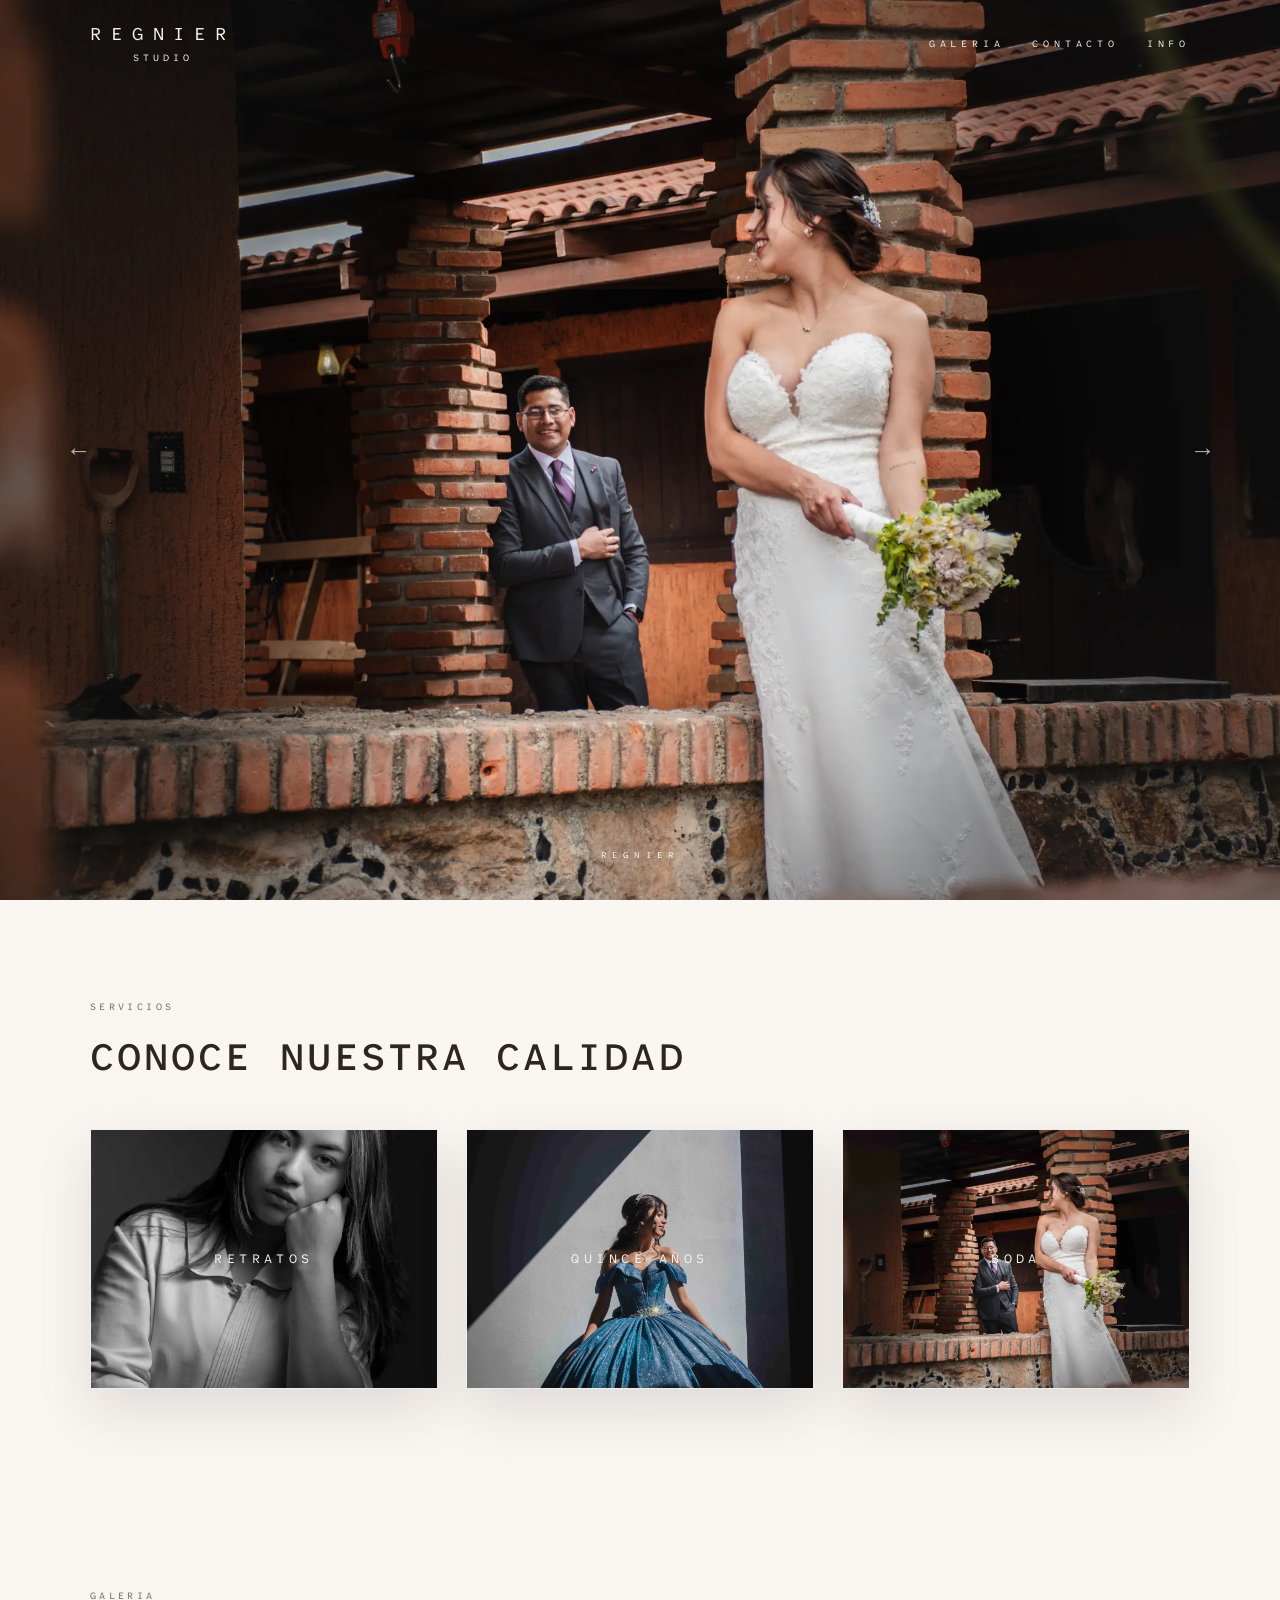
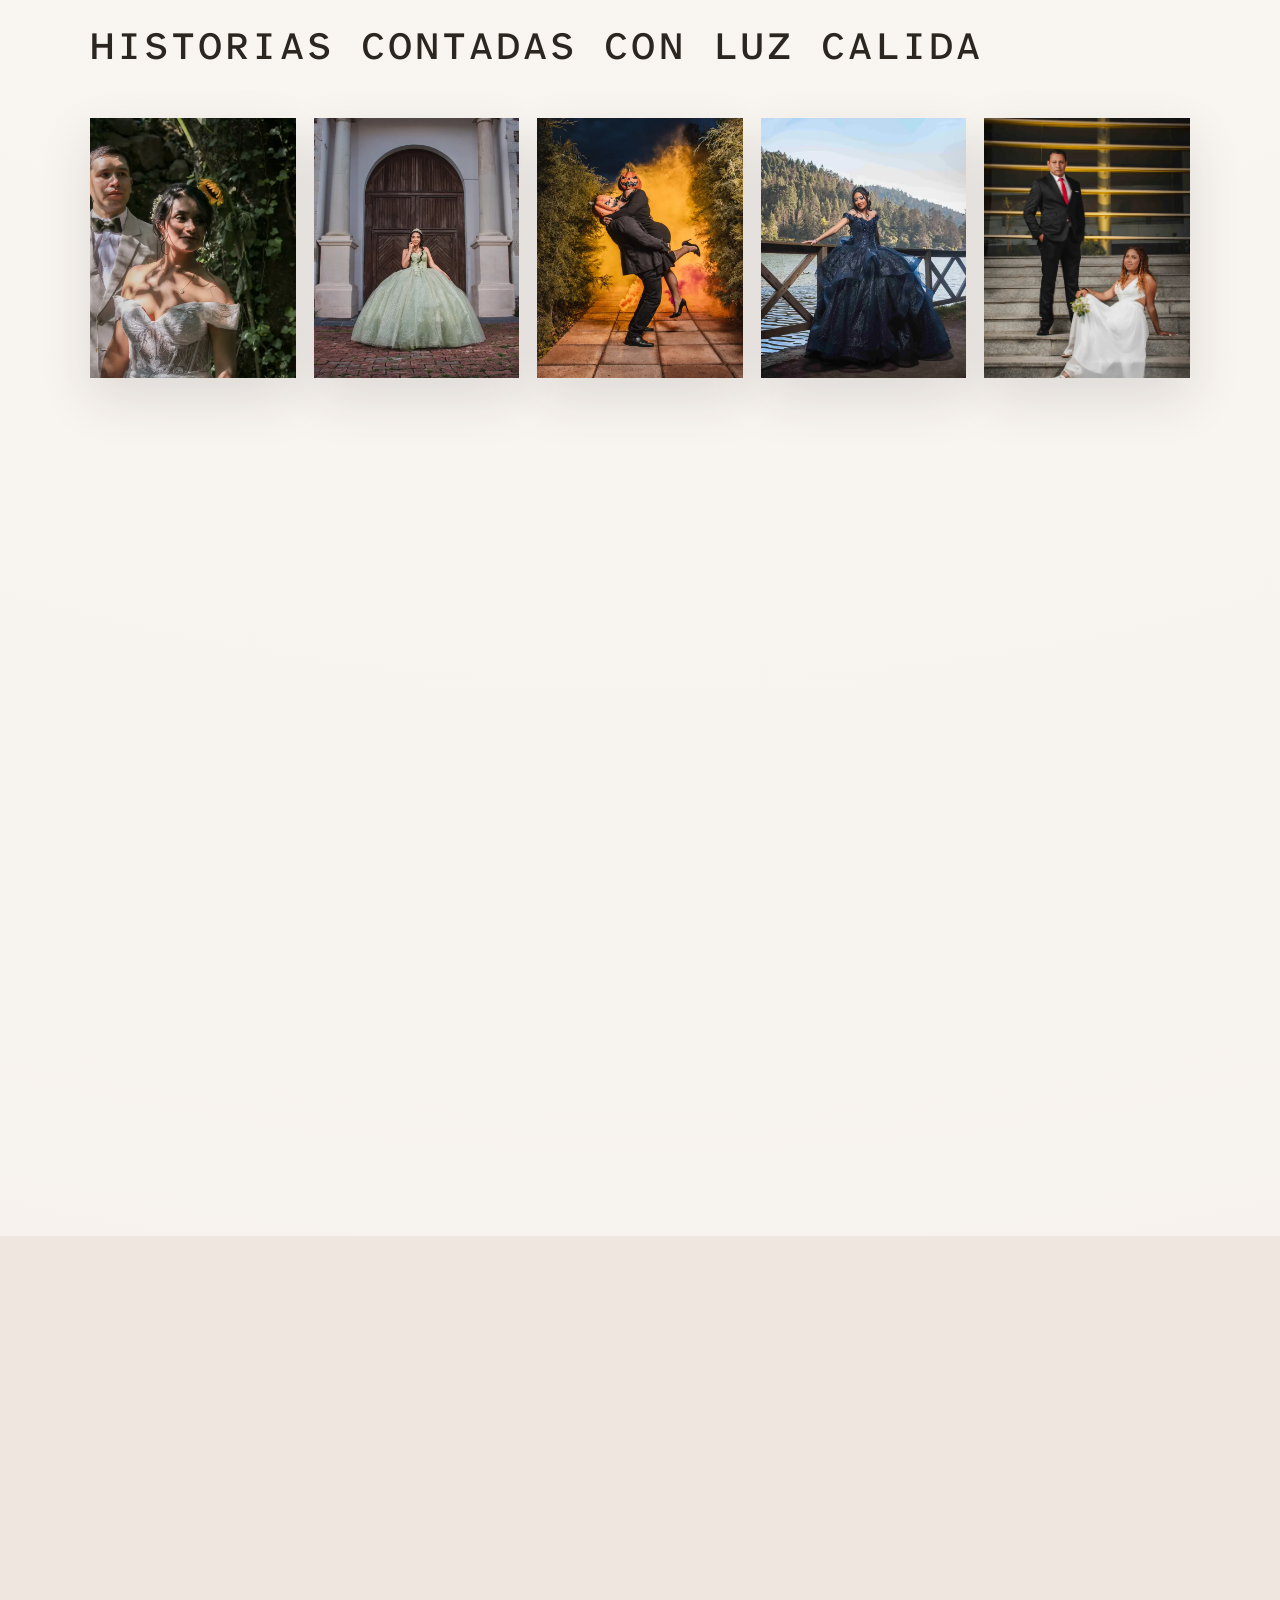
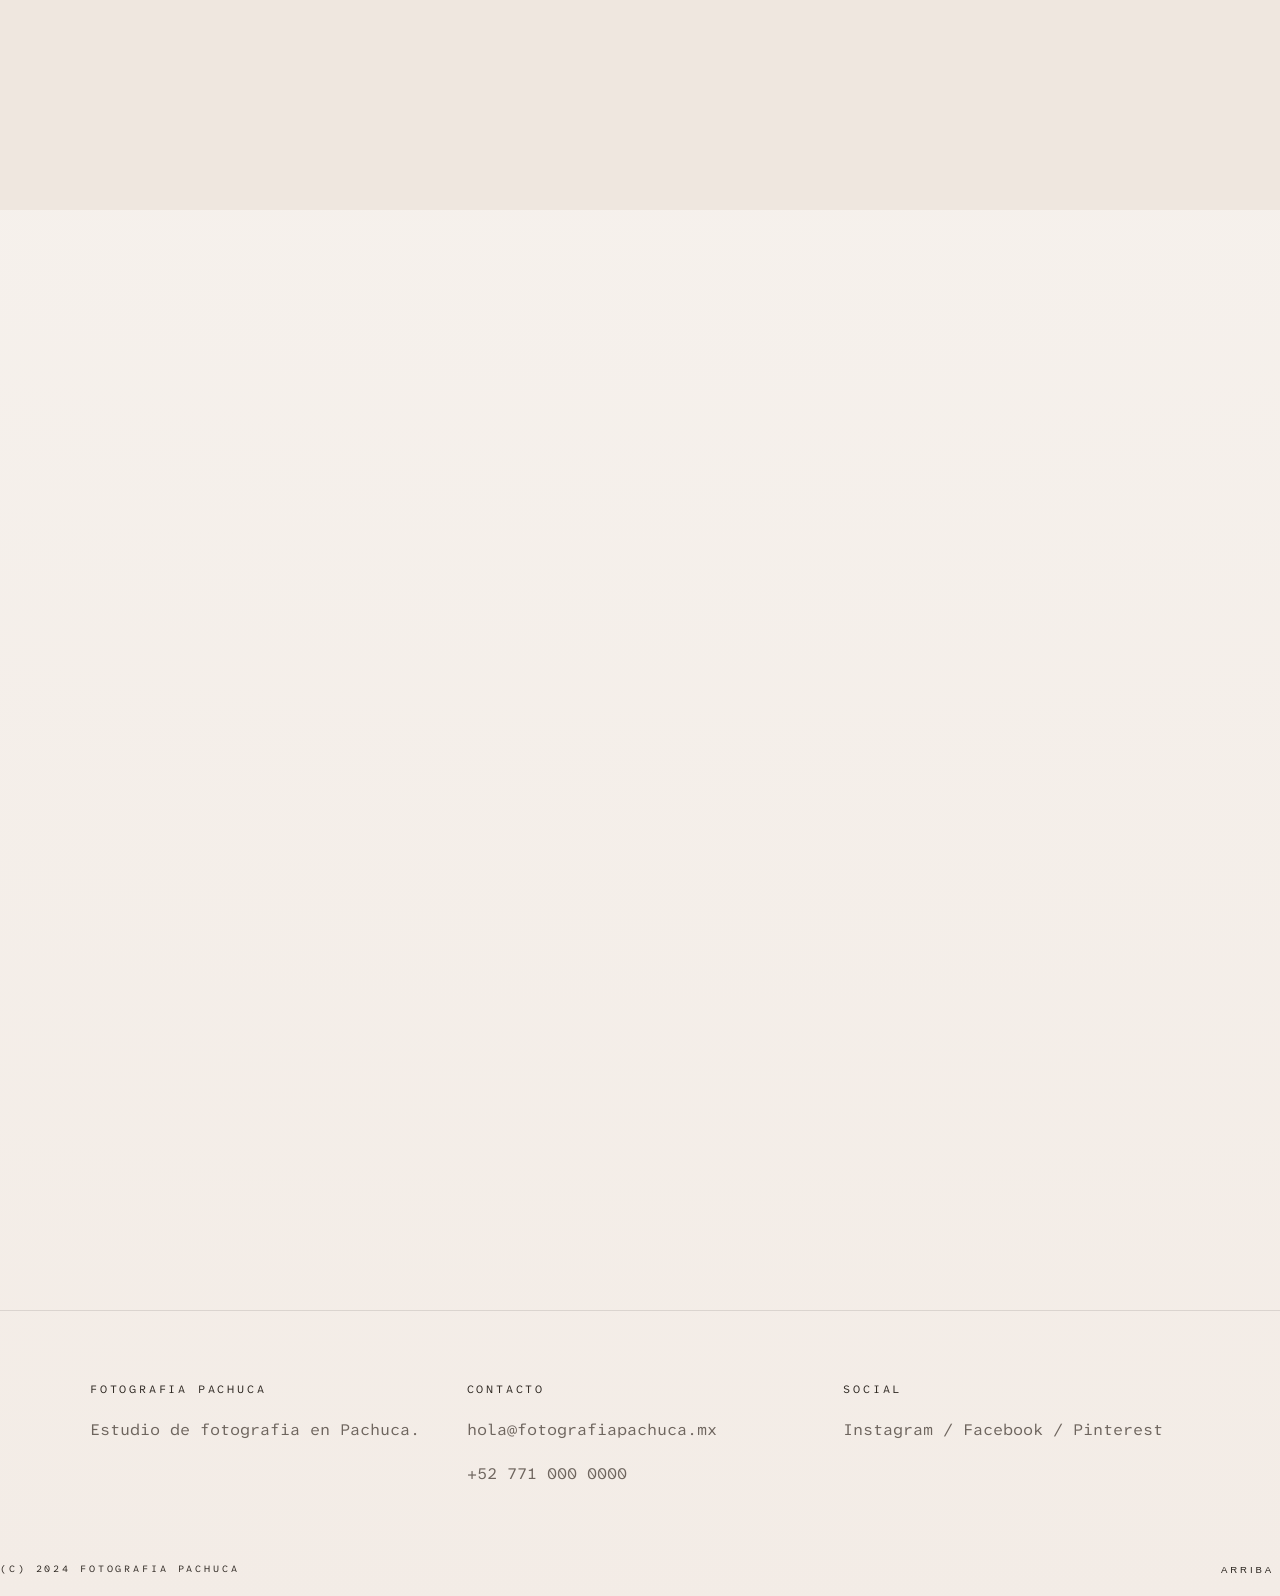
<file: index.html>
<!DOCTYPE html>
<html lang="es">
<head>
  <meta charset="UTF-8" />
  <meta name="viewport" content="width=device-width, initial-scale=1" />
  <title>Fotografia Pachuca - Estudio</title>
  <link rel="preconnect" href="https://fonts.googleapis.com">
  <link rel="preconnect" href="https://fonts.gstatic.com" crossorigin>
  <link href="https://fonts.googleapis.com/css2?family=Atkinson+Hyperlegible+Mono:ital,wght@0,200..800;1,200..800&display=swap" rel="stylesheet">
  <link rel="stylesheet" href="https://cdnjs.cloudflare.com/ajax/libs/font-awesome/6.5.1/css/all.min.css" />
  <link rel="stylesheet" href="styles.css" />
</head>
<body class="page-home">
  <div class="page-texture" aria-hidden="true"></div>

  <header class="site-header">
    <div class="container header-inner">
      <nav class="nav nav--split" aria-label="Principal">
        <a class="logo" href="#top" aria-label="Inicio de Fotografia Pachuca">
          <span class="logo-script">Regnier</span>
          <span class="logo-text">Studio</span>
        </a>
        <div class="nav-group">
          <div class="nav-item nav-item--dropdown">
            <a href="galeria.html" class="nav-link">Galeria</a>
            <div class="nav-dropdown">
              <a href="boda.html">Boda</a>
              <a href="quince.html">Quince años</a>
              <a href="retratos.html">Retratos</a>
            </div>
          </div>
          <a href="contacto.html">Contacto</a>
          <a href="info.html">Info</a>
        </div>
      </nav>
      <button class="menu-toggle" type="button" aria-expanded="false" aria-controls="mobile-menu">
        <i class="fa-solid fa-bars" aria-hidden="true"></i>
      </button>
    </div>
  </header>

  <div id="mobile-menu" class="mobile-menu" hidden>
    <div class="mobile-menu__inner">
      <a href="index.html#services">Servicios</a>
      <div class="mobile-menu__item">
        <a href="galeria.html">Galeria</a>
        <div class="mobile-menu__sublist">
          <a href="boda.html">Boda</a>
          <a href="quince.html">Quince años</a>
          <a href="retratos.html">Retratos</a>
        </div>
      </div>
      <a href="info.html">Informacion</a>
      <a href="contacto.html">Contacto</a>
      <a class="mobile-menu__cta" href="index.html#booking">Reserva ahora</a>
    </div>
  </div>

  <main id="top">
    <section class="hero hero--full hero--static" data-hero-images="images/Boda/b10.webp, images/Quince/qa12.webp, images/Retratos/r6.webp, images/Quince/qa15.webp, images/Boda/b1.webp">
      <img class="hero-image hero-image--static" src="images/Boda/b10.webp" alt="Fotografia de portada" decoding="async" fetchpriority="high" />
      <img class="hero-image hero-image--static hero-image--fade" src="images/Boda/b10.webp" alt="" aria-hidden="true" decoding="async" />
      <div class="hero-overlay" aria-hidden="true"></div>
      <button class="hero-arrow hero-arrow--left" type="button" data-hero-prev aria-label="Anterior">&#8592;</button>
      <button class="hero-arrow hero-arrow--right" type="button" data-hero-next aria-label="Siguiente">&#8594;</button>
      <div class="hero-label">Regnier</div>
    </section>

    <section id="services" class="section services">
      <div class="container">
        <div class="section-head reveal">
          <p class="eyebrow">Servicios</p>
          <h2>Conoce nuestra calidad</h2>
        </div>
        <div class="service-grid service-grid--tiles">
          <a class="service-card service-card--link reveal" href="retratos.html" data-image="images_optimized/Retratos/r6.webp" style="--card-image: url('images_optimized/Retratos/r12.webp')">
            <span class="service-card__bg" aria-hidden="true"></span>
            <span class="service-title">Retratos</span>
          </a>
          <a class="service-card service-card--link reveal" href="quince.html" data-image="images_optimized/Quince/qa12.webp" style="--card-image: url('images_optimized/Quince/qa12.webp')">
            <span class="service-card__bg" aria-hidden="true"></span>
            <span class="service-title">Quince años</span>
          </a>
          <a class="service-card service-card--link reveal" href="boda.html" data-image="images_optimized/Boda/b10.webp" style="--card-image: url('images_optimized/Boda/b10.webp')">
            <span class="service-card__bg" aria-hidden="true"></span>
            <span class="service-title">Boda</span>
          </a>
        </div>
      </div>
    </section>

    <section id="portfolio" class="section portfolio">
      <div class="container">
        <div class="section-head reveal">
          <p class="eyebrow">Galeria</p>
          <h2>Historias contadas con luz calida</h2>
        </div>
        <div class="gallery">
          <button class="photo photo--wide reveal gallery-item" type="button" data-image="images/Boda/b2.webp" style="--gallery-image: url('images_optimized/Boda/b2.webp')"></button>
          <button class="photo reveal gallery-item" type="button" data-image="images/Quince/qa3.webp" style="--gallery-image: url('images_optimized/Quince/qa3.webp')"></button>
          <button class="photo reveal gallery-item" type="button" data-image="images/Retratos/r3.webp" style="--gallery-image: url('images_optimized/Retratos/r3.webp')"></button>
          <button class="photo reveal gallery-item" type="button" data-image="images/Quince/qa15.webp" style="--gallery-image: url('images_optimized/Quince/qa15.webp')"></button>
          <button class="photo photo--wide reveal gallery-item" type="button" data-image="images/Boda/b4.webp" style="--gallery-image: url('images_optimized/Boda/b4.webp')"></button>
          <button class="photo reveal gallery-item" type="button" data-image="images/Retratos/r8.webp" style="--gallery-image: url('images_optimized/Retratos/r8.webp')"></button>
        </div>
      </div>
    </section>

    <section id="story" class="section story">
      <div class="container story-inner">
        <div class="story-copy reveal">
          <p class="eyebrow">Sobre mi</p>
          <h2>Eduardo Regnier</h2>
          <p>Creemos que las fotografias deben sentirse atemporales. Con un enfoque calmado y ojo para los momentos intermedios, creamos galerias honestas y naturales.</p>
          <div class="story-details">
            <div>
              <p class="detail-label">Estudio</p>
              <p>Pachuca, Hidalgo</p>
            </div>
            <div>
              <p class="detail-label">Experiencia</p>
              <p>+10 años</p>
            </div>
          </div>
        </div>
        <div class="story-visual reveal" aria-hidden="true">
          <div class="photo photo--tall" style="--photo-bg: url('images_optimized/Retratos/r7.webp')"></div>
        </div>
      </div>
    </section>

    <section class="section testimonials">
      <div class="container">
        <div class="section-head reveal">
          <p class="eyebrow">Palabras bonitas</p>
          <h2>Notas de nuestras parejas</h2>
        </div>
        <div class="testimonial-grid">
          <figure class="testimonial reveal">
            <blockquote>&quot;Cada foto se siente como un recuerdo. El dia paso rapido, pero la galeria lo trae de vuelta.&quot;</blockquote>
            <figcaption>Ida + Jonas</figcaption>
          </figure>
          <figure class="testimonial reveal">
            <blockquote>&quot;Nos hicieron sentir tranquilos y vistos. Las imagenes son atemporales y calidas.&quot;</blockquote>
            <figcaption>Lea + Henrik</figcaption>
          </figure>
          <figure class="testimonial reveal">
            <blockquote>&quot;Queriamos retratos naturales y honestos, y supero todo lo que esperabamos.&quot;</blockquote>
            <figcaption>Nora + Elias</figcaption>
          </figure>
        </div>
      </div>
    </section>

    <section id="booking" class="section booking">
      <div class="container booking-inner">
        <div class="booking-copy reveal">
          <p class="eyebrow">Reservas</p>
          <h2>Cuentanos sobre tu dia</h2>
          <p>Tomamos un numero limitado de sesiones cada mes para crear una experiencia cercana y personal.</p>
        </div>
        <form class="booking-form reveal" id="contact">
          <label>
            Nombre
            <input type="text" placeholder="Tu nombre" required />
          </label>
          <label>
            Correo
            <input type="email" placeholder="hola@email.com" required />
          </label>
          <label>
            Tipo de sesion
            <select required>
              <option value="">Elige una</option>
              <option>Boda</option>
              <option>Familia</option>
              <option>Recien nacido</option>
              <option>Parejas</option>
            </select>
          </label>
          <label>
            Mensaje
            <textarea rows="4" placeholder="Cuentanos tu historia"></textarea>
          </label>
          <button class="button" type="submit">Enviar solicitud</button>
        </form>
      </div>
    </section>

    <section class="section instagram">
      <div class="container">
        <div class="section-head reveal">
          <p class="eyebrow">Instagram</p>
          <h2>@Fotografiapachuca</h2>
        </div>
        <div class="instagram-grid">
          <div class="photo photo--square reveal" style="--photo-bg: url('images_optimized/Boda/b7.webp')"></div>
          <div class="photo photo--square reveal" style="--photo-bg: url('images_optimized/Quince/qa9.webp')"></div>
          <div class="photo photo--square reveal" style="--photo-bg: url('images_optimized/Retratos/r1.webp')"></div>
          <div class="photo photo--square reveal" style="--photo-bg: url('images_optimized/Boda/b11.webp')"></div>
          <div class="photo photo--square reveal" style="--photo-bg: url('images_optimized/Quince/qa18.webp')"></div>
          <div class="photo photo--square reveal" style="--photo-bg: url('images_optimized/Retratos/r10.webp')"></div>
        </div>
      </div>
    </section>
  </main>

  <footer class="site-footer">
    <div class="container footer-inner">
      <div>
        <p class="footer-title">Fotografia Pachuca</p>
        <p>Estudio de fotografia en Pachuca.</p>
      </div>
      <div>
        <p class="footer-title">Contacto</p>
        <p>hola@fotografiapachuca.mx</p>
        <p>+52 771 000 0000</p>
      </div>
      <div>
        <p class="footer-title">Social</p>
        <p>Instagram / Facebook / Pinterest</p>
      </div>
    </div>
    <div class="footer-base">
      <span>(c) 2024 Fotografia Pachuca</span>
      <button class="to-top" type="button">Arriba</button>
    </div>
  </footer>

  <script src="script.js"></script>
</body>
</html>
</file>
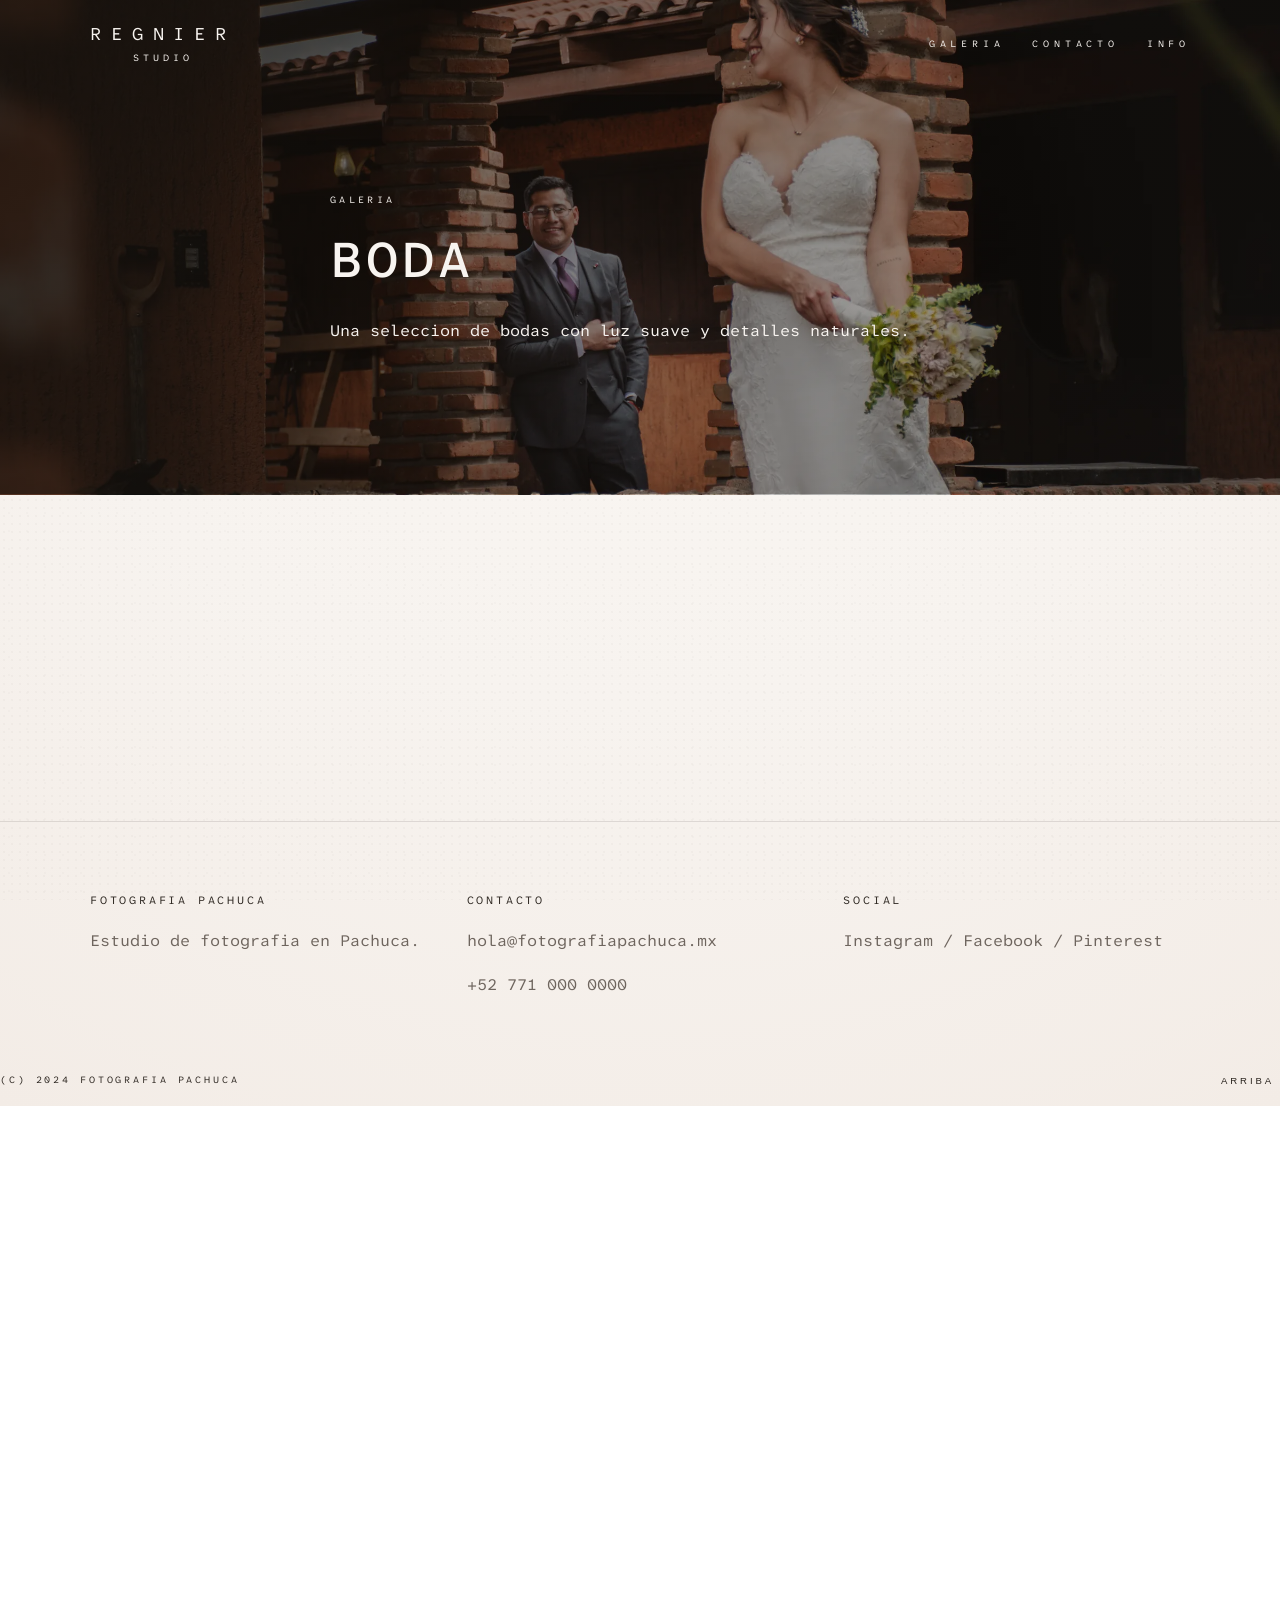
<file: boda.html>
<!DOCTYPE html>
<html lang="es">
<head>
  <meta charset="UTF-8" />
  <meta name="viewport" content="width=device-width, initial-scale=1" />
  <title>Boda - Fotografia Pachuca</title>
  <link rel="preconnect" href="https://fonts.googleapis.com" />
  <link rel="preconnect" href="https://fonts.gstatic.com" crossorigin />
  <link rel="stylesheet" href="https://fonts.googleapis.com/css2?family=Atkinson+Hyperlegible+Mono:wght@300;400;500;600&display=swap" />
  <link rel="stylesheet" href="https://cdnjs.cloudflare.com/ajax/libs/font-awesome/6.5.1/css/all.min.css" />
  <link rel="stylesheet" href="styles.css" />
</head>
<body>
  <div class="page-texture" aria-hidden="true"></div>

  <header class="site-header">
    <div class="container header-inner">
      <nav class="nav nav--split" aria-label="Principal">
        <a class="logo" href="index.html" aria-label="Inicio de Fotografia Pachuca">
          <span class="logo-script">Regnier</span>
          <span class="logo-text">Studio</span>
        </a>
        <div class="nav-group">
          <div class="nav-item nav-item--dropdown">
            <a href="galeria.html" class="nav-link">Galeria</a>
            <div class="nav-dropdown">
              <a href="boda.html">Boda</a>
              <a href="quince.html">Quince años</a>
              <a href="retratos.html">Retratos</a>
            </div>
          </div>
          <a href="contacto.html">Contacto</a>
          <a href="info.html">Info</a>
        </div>
      </nav>
      <button class="menu-toggle" type="button" aria-expanded="false" aria-controls="mobile-menu">
        <i class="fa-solid fa-bars" aria-hidden="true"></i>
      </button>
    </div>
  </header>

  <div id="mobile-menu" class="mobile-menu" hidden>
    <div class="mobile-menu__inner">
      <a href="index.html#services">Servicios</a>
      <div class="mobile-menu__item">
        <a href="galeria.html">Galeria</a>
        <div class="mobile-menu__sublist">
          <a href="boda.html">Boda</a>
          <a href="quince.html">Quince años</a>
          <a href="retratos.html">Retratos</a>
        </div>
      </div>
      <a href="info.html">Informacion</a>
      <a href="contacto.html">Contacto</a>
      <a class="mobile-menu__cta" href="index.html#booking">Reserva ahora</a>
    </div>
  </div>

  <main>
    <section class="page-hero page-hero--image" style="background-image: url('images/Boda/b10.webp');">
      <div class="container page-hero__content">
        <p class="eyebrow">Galeria</p>
        <h1>Boda</h1>
        <p>Una seleccion de bodas con luz suave y detalles naturales.</p>
      </div>
    </section>

    <section class="section portfolio">
      <div class="container">
        <div class="gallery gallery--editorial">
          <button class="photo photo--wide reveal gallery-item" type="button" data-image="images/Boda/b1.webp" style="--gallery-image: url('images_optimized/Boda/b1.webp')"></button>
          <button class="photo reveal gallery-item" type="button" data-image="images/Boda/b2.webp" style="--gallery-image: url('images_optimized/Boda/b2.webp')"></button>
          <button class="photo photo--wide reveal gallery-item" type="button" data-image="images/Boda/b3.webp" style="--gallery-image: url('images_optimized/Boda/b3.webp')"></button>
          <button class="photo photo--tall reveal gallery-item" type="button" data-image="images/Boda/b4.webp" style="--gallery-image: url('images_optimized/Boda/b4.webp')"></button>
          <button class="photo photo--wide reveal gallery-item" type="button" data-image="images/Boda/b5.webp" style="--gallery-image: url('images_optimized/Boda/b5.webp')"></button>
          <button class="photo reveal gallery-item" type="button" data-image="images/Boda/b6.webp" style="--gallery-image: url('images_optimized/Boda/b6.webp')"></button>
          <button class="photo reveal gallery-item" type="button" data-image="images/Boda/b7.webp" style="--gallery-image: url('images_optimized/Boda/b7.webp')"></button>
          <button class="photo reveal gallery-item" type="button" data-image="images/Boda/b8.webp" style="--gallery-image: url('images_optimized/Boda/b8.webp')"></button>
          <button class="photo reveal gallery-item" type="button" data-image="images/Boda/b9.webp" style="--gallery-image: url('images_optimized/Boda/b9.webp')"></button>
          <button class="photo photo--wide reveal gallery-item" type="button" data-image="images/Boda/b10.webp" style="--gallery-image: url('images_optimized/Boda/b10.webp')"></button>
          <button class="photo reveal gallery-item" type="button" data-image="images/Boda/b11.webp" style="--gallery-image: url('images_optimized/Boda/b11.webp')"></button>
          <button class="photo photo--wide reveal gallery-item" type="button" data-image="images/Boda/b12.webp" style="--gallery-image: url('images_optimized/Boda/b12.webp')"></button>
          <button class="photo photo--wide reveal gallery-item" type="button" data-image="images/Boda/b13.webp" style="--gallery-image: url('images_optimized/Boda/b13.webp')"></button>
          <button class="photo photo--wide reveal gallery-item" type="button" data-image="images/Boda/b14.webp" style="--gallery-image: url('images_optimized/Boda/b14.webp')"></button>
        </div>
      </div>
    </section>
  </main>

  <footer class="site-footer">
    <div class="container footer-inner">
      <div>
        <p class="footer-title">Fotografia Pachuca</p>
        <p>Estudio de fotografia en Pachuca.</p>
      </div>
      <div>
        <p class="footer-title">Contacto</p>
        <p>hola@fotografiapachuca.mx</p>
        <p>+52 771 000 0000</p>
      </div>
      <div>
        <p class="footer-title">Social</p>
        <p>Instagram / Facebook / Pinterest</p>
      </div>
    </div>
    <div class="footer-base">
      <span>(c) 2024 Fotografia Pachuca</span>
      <button class="to-top" type="button">Arriba</button>
    </div>
  </footer>

  <script src="script.js"></script>
</body>
</html>
</file>
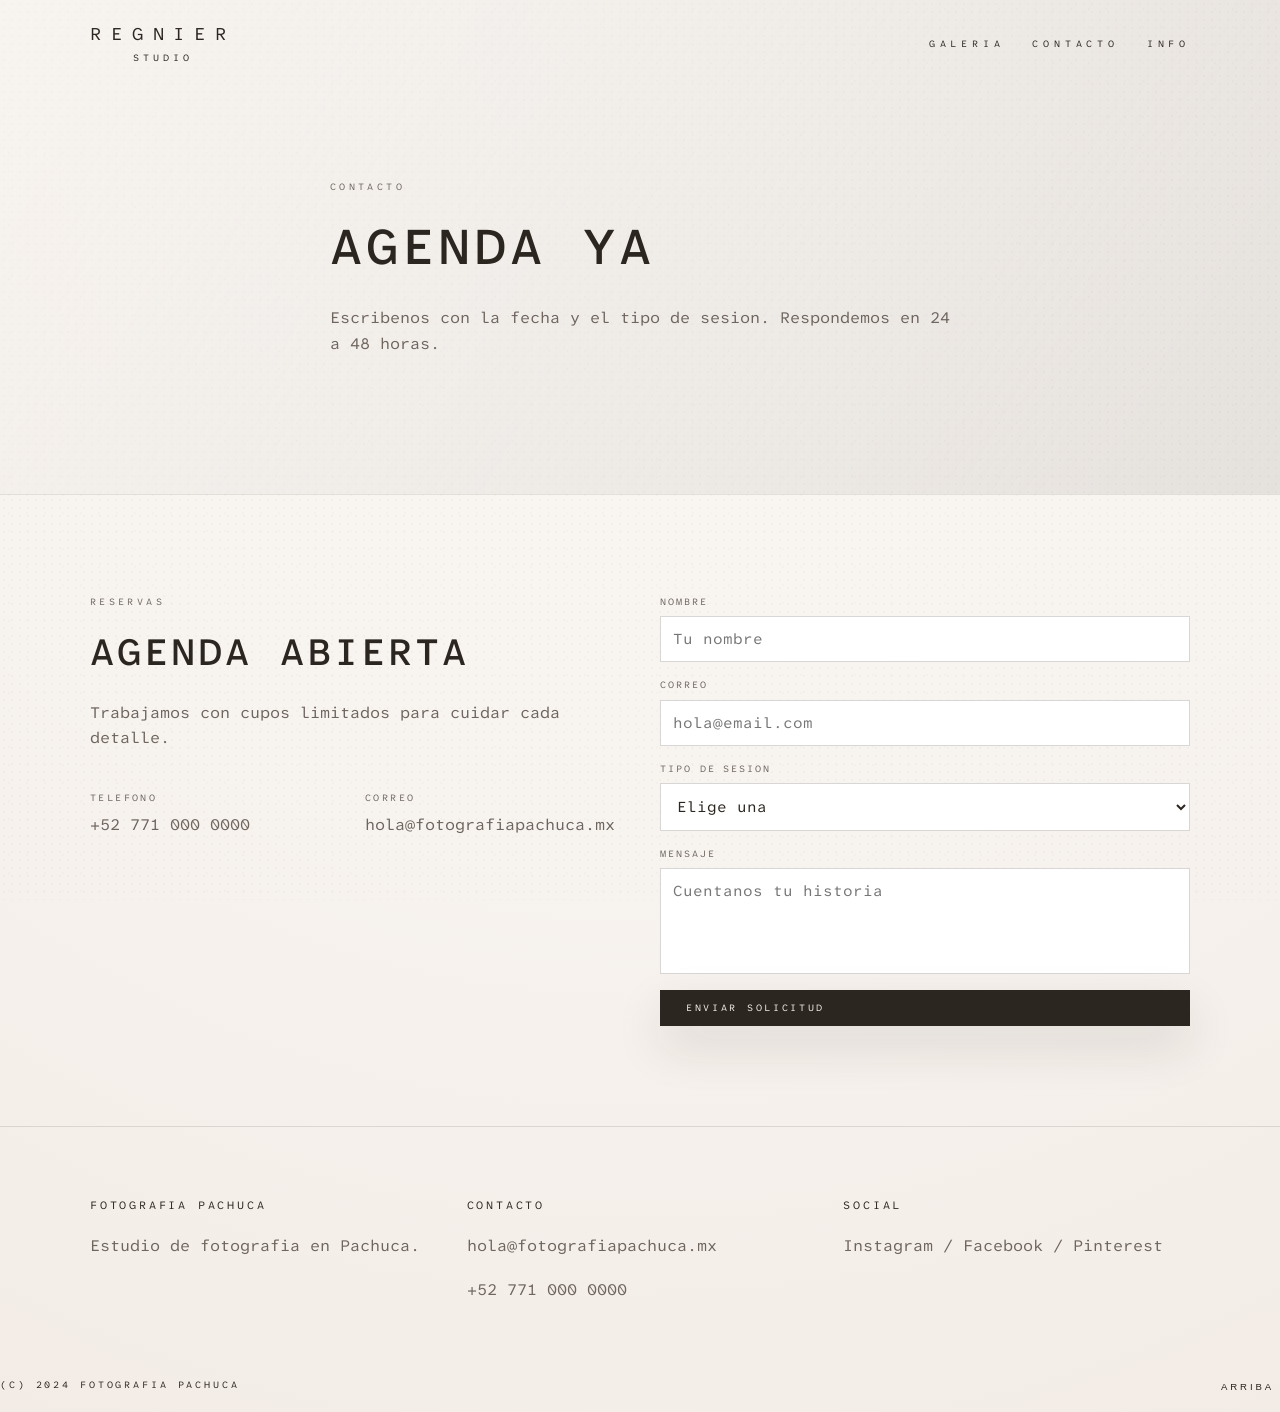
<file: contacto.html>
<!DOCTYPE html>
<html lang="es">
<head>
  <meta charset="UTF-8" />
  <meta name="viewport" content="width=device-width, initial-scale=1" />
  <title>Contacto - Fotografia Pachuca</title>
  <link rel="preconnect" href="https://fonts.googleapis.com" />
  <link rel="preconnect" href="https://fonts.gstatic.com" crossorigin />
  <link rel="stylesheet" href="https://fonts.googleapis.com/css2?family=Atkinson+Hyperlegible+Mono:wght@300;400;500;600&display=swap" />
  <link rel="stylesheet" href="https://cdnjs.cloudflare.com/ajax/libs/font-awesome/6.5.1/css/all.min.css" />
  <link rel="stylesheet" href="styles.css" />
</head>
<body>
  <div class="page-texture" aria-hidden="true"></div>

  <header class="site-header">
    <div class="container header-inner">
      <nav class="nav nav--split" aria-label="Principal">
        <a class="logo" href="index.html" aria-label="Inicio de Fotografia Pachuca">
          <span class="logo-script">Regnier</span>
          <span class="logo-text">Studio</span>
        </a>
        <div class="nav-group">
          <div class="nav-item nav-item--dropdown">
            <a href="galeria.html" class="nav-link">Galeria</a>
            <div class="nav-dropdown">
              <a href="boda.html">Boda</a>
              <a href="quince.html">Quince años</a>
              <a href="retratos.html">Retratos</a>
            </div>
          </div>
          <a href="contacto.html">Contacto</a>
          <a href="info.html">Info</a>
        </div>
      </nav>
      <button class="menu-toggle" type="button" aria-expanded="false" aria-controls="mobile-menu">
        <i class="fa-solid fa-bars" aria-hidden="true"></i>
      </button>
    </div>
  </header>

  <div id="mobile-menu" class="mobile-menu" hidden>
    <div class="mobile-menu__inner">
      <a href="index.html#services">Servicios</a>
      <div class="mobile-menu__item">
        <a href="galeria.html">Galeria</a>
        <div class="mobile-menu__sublist">
          <a href="boda.html">Boda</a>
          <a href="quince.html">Quince años</a>
          <a href="retratos.html">Retratos</a>
        </div>
      </div>
      <a href="info.html">Informacion</a>
      <a href="contacto.html">Contacto</a>
      <a class="mobile-menu__cta" href="index.html#booking">Reserva ahora</a>
    </div>
  </div>

  <main>
    <section class="page-hero">
      <div class="container page-hero__content">
        <p class="eyebrow">Contacto</p>
        <h1>Agenda ya</h1>
        <p>Escribenos con la fecha y el tipo de sesion. Respondemos en 24 a 48 horas.</p>
      </div>
    </section>

    <section class="section booking">
      <div class="container booking-inner">
        <div class="booking-copy reveal">
          <p class="eyebrow">Reservas</p>
          <h2>Agenda abierta</h2>
          <p>Trabajamos con cupos limitados para cuidar cada detalle.</p>
          <div class="cta-strip">
            <div class="cta-card">
              <p class="detail-label">Telefono</p>
              <p>+52 771 000 0000</p>
            </div>
            <div class="cta-card">
              <p class="detail-label">Correo</p>
              <p>hola@fotografiapachuca.mx</p>
            </div>
          </div>
        </div>
        <form class="booking-form reveal" id="contacto-form">
          <label>
            Nombre
            <input type="text" placeholder="Tu nombre" required />
          </label>
          <label>
            Correo
            <input type="email" placeholder="hola@email.com" required />
          </label>
          <label>
            Tipo de sesion
            <select required>
              <option value="">Elige una</option>
              <option>Retratos</option>
              <option>Quince años</option>
              <option>Boda</option>
              <option>Familia</option>
            </select>
          </label>
          <label>
            Mensaje
            <textarea rows="4" placeholder="Cuentanos tu historia"></textarea>
          </label>
          <button class="button" type="submit">Enviar solicitud</button>
        </form>
      </div>
    </section>
  </main>

  <footer class="site-footer">
    <div class="container footer-inner">
      <div>
        <p class="footer-title">Fotografia Pachuca</p>
        <p>Estudio de fotografia en Pachuca.</p>
      </div>
      <div>
        <p class="footer-title">Contacto</p>
        <p>hola@fotografiapachuca.mx</p>
        <p>+52 771 000 0000</p>
      </div>
      <div>
        <p class="footer-title">Social</p>
        <p>Instagram / Facebook / Pinterest</p>
      </div>
    </div>
    <div class="footer-base">
      <span>(c) 2024 Fotografia Pachuca</span>
      <button class="to-top" type="button">Arriba</button>
    </div>
  </footer>

  <script src="script.js"></script>
</body>
</html>
</file>
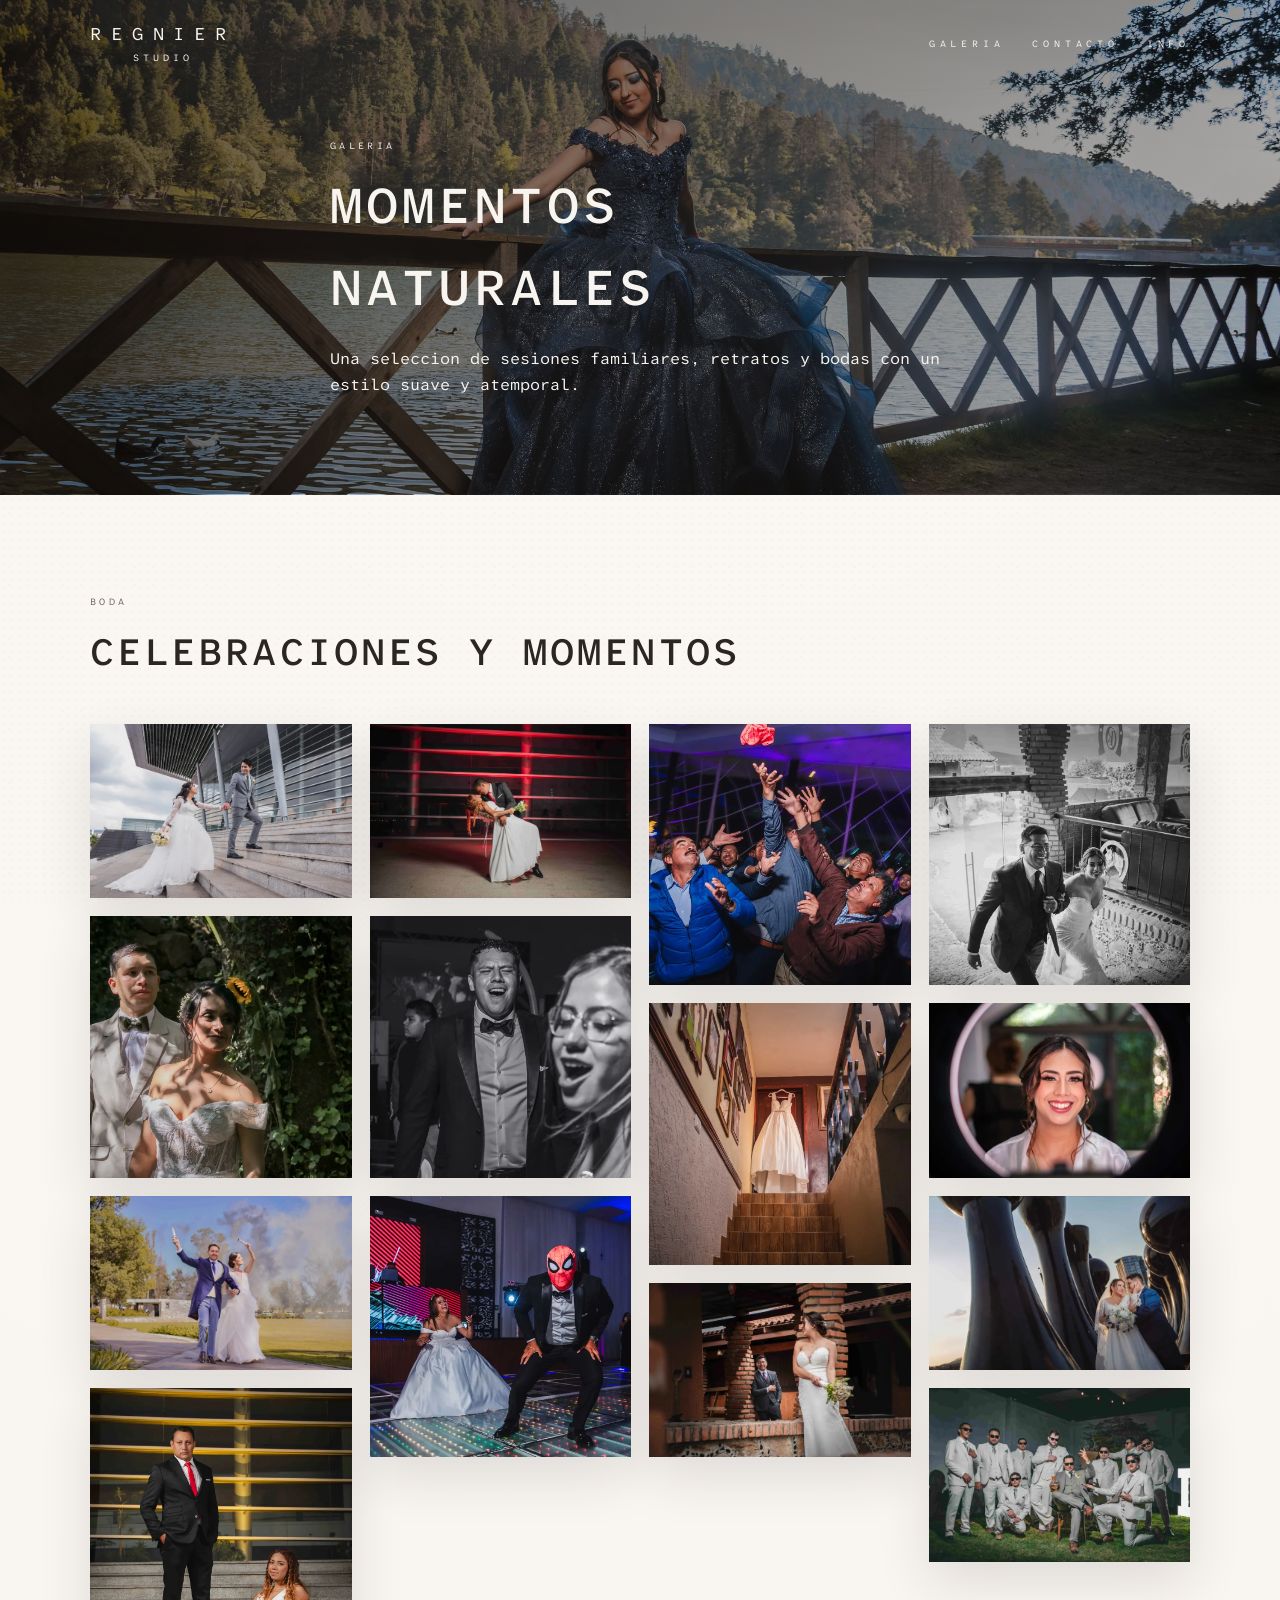
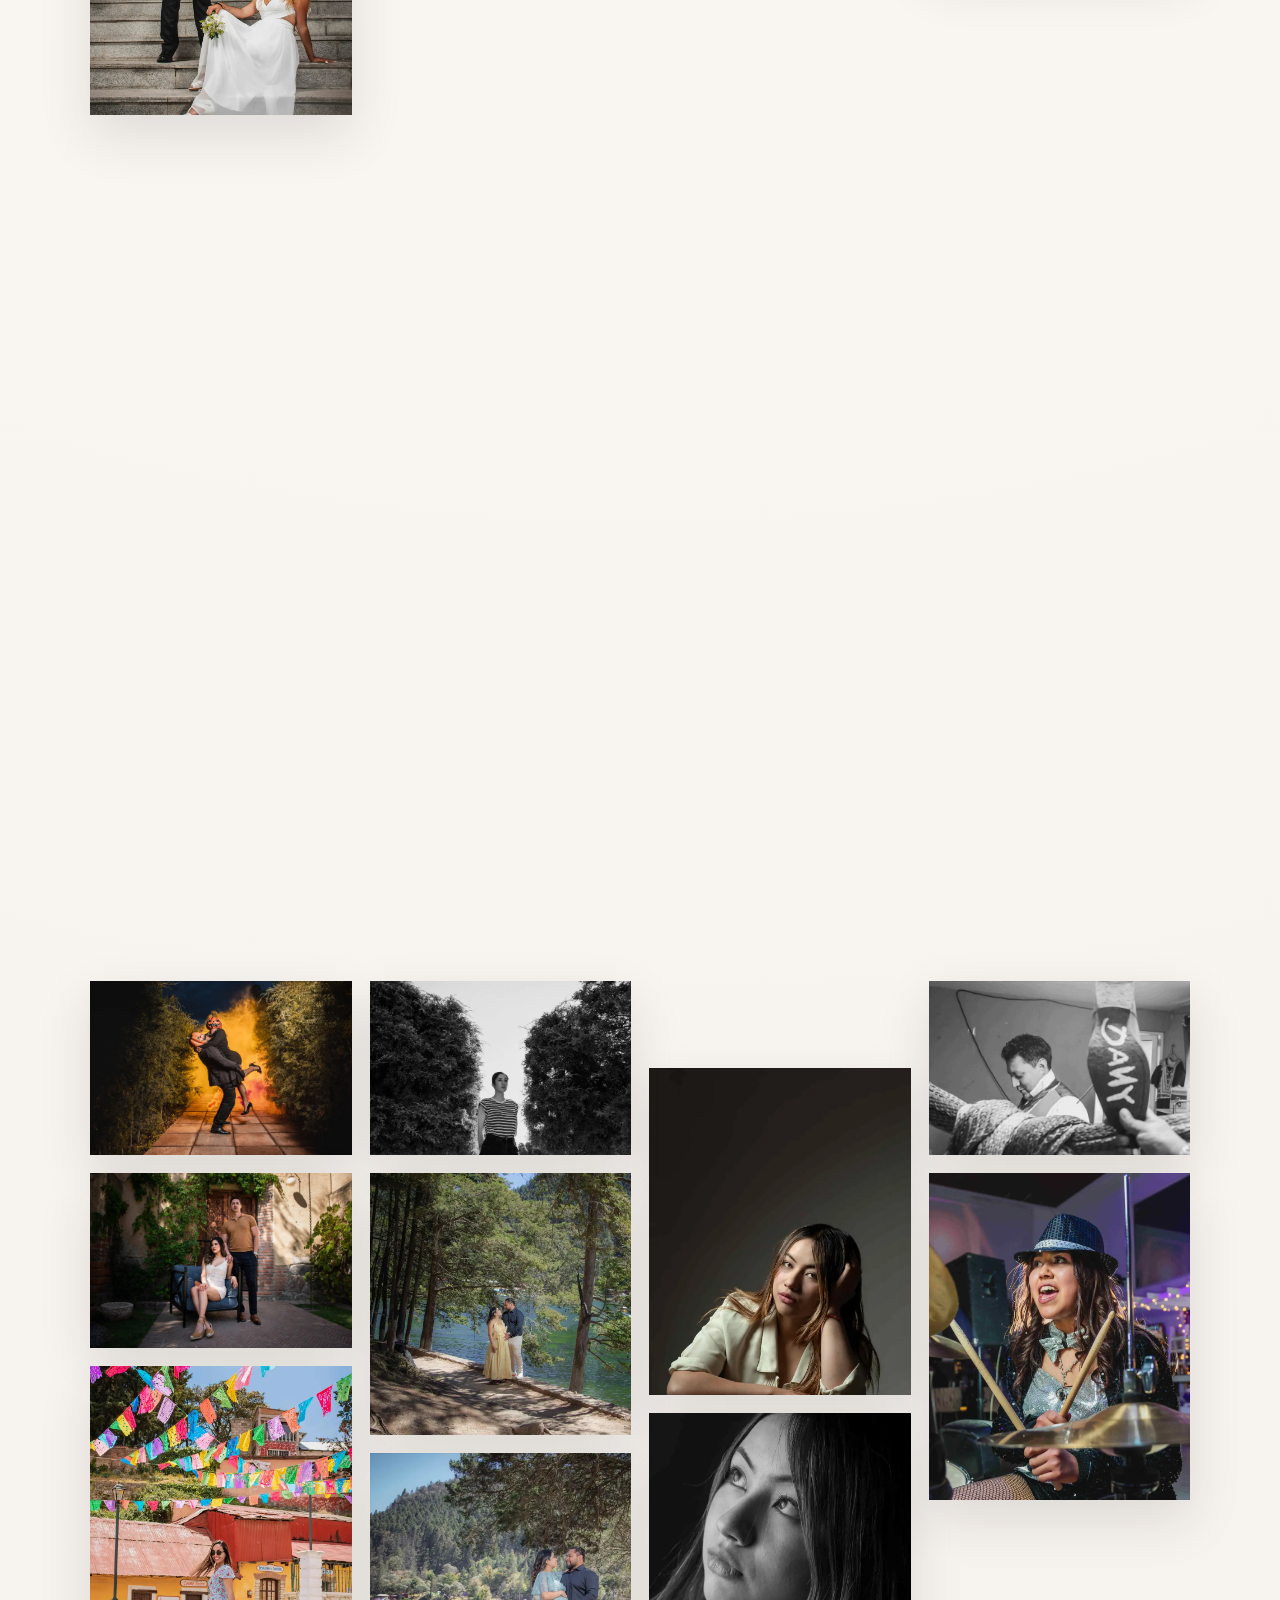
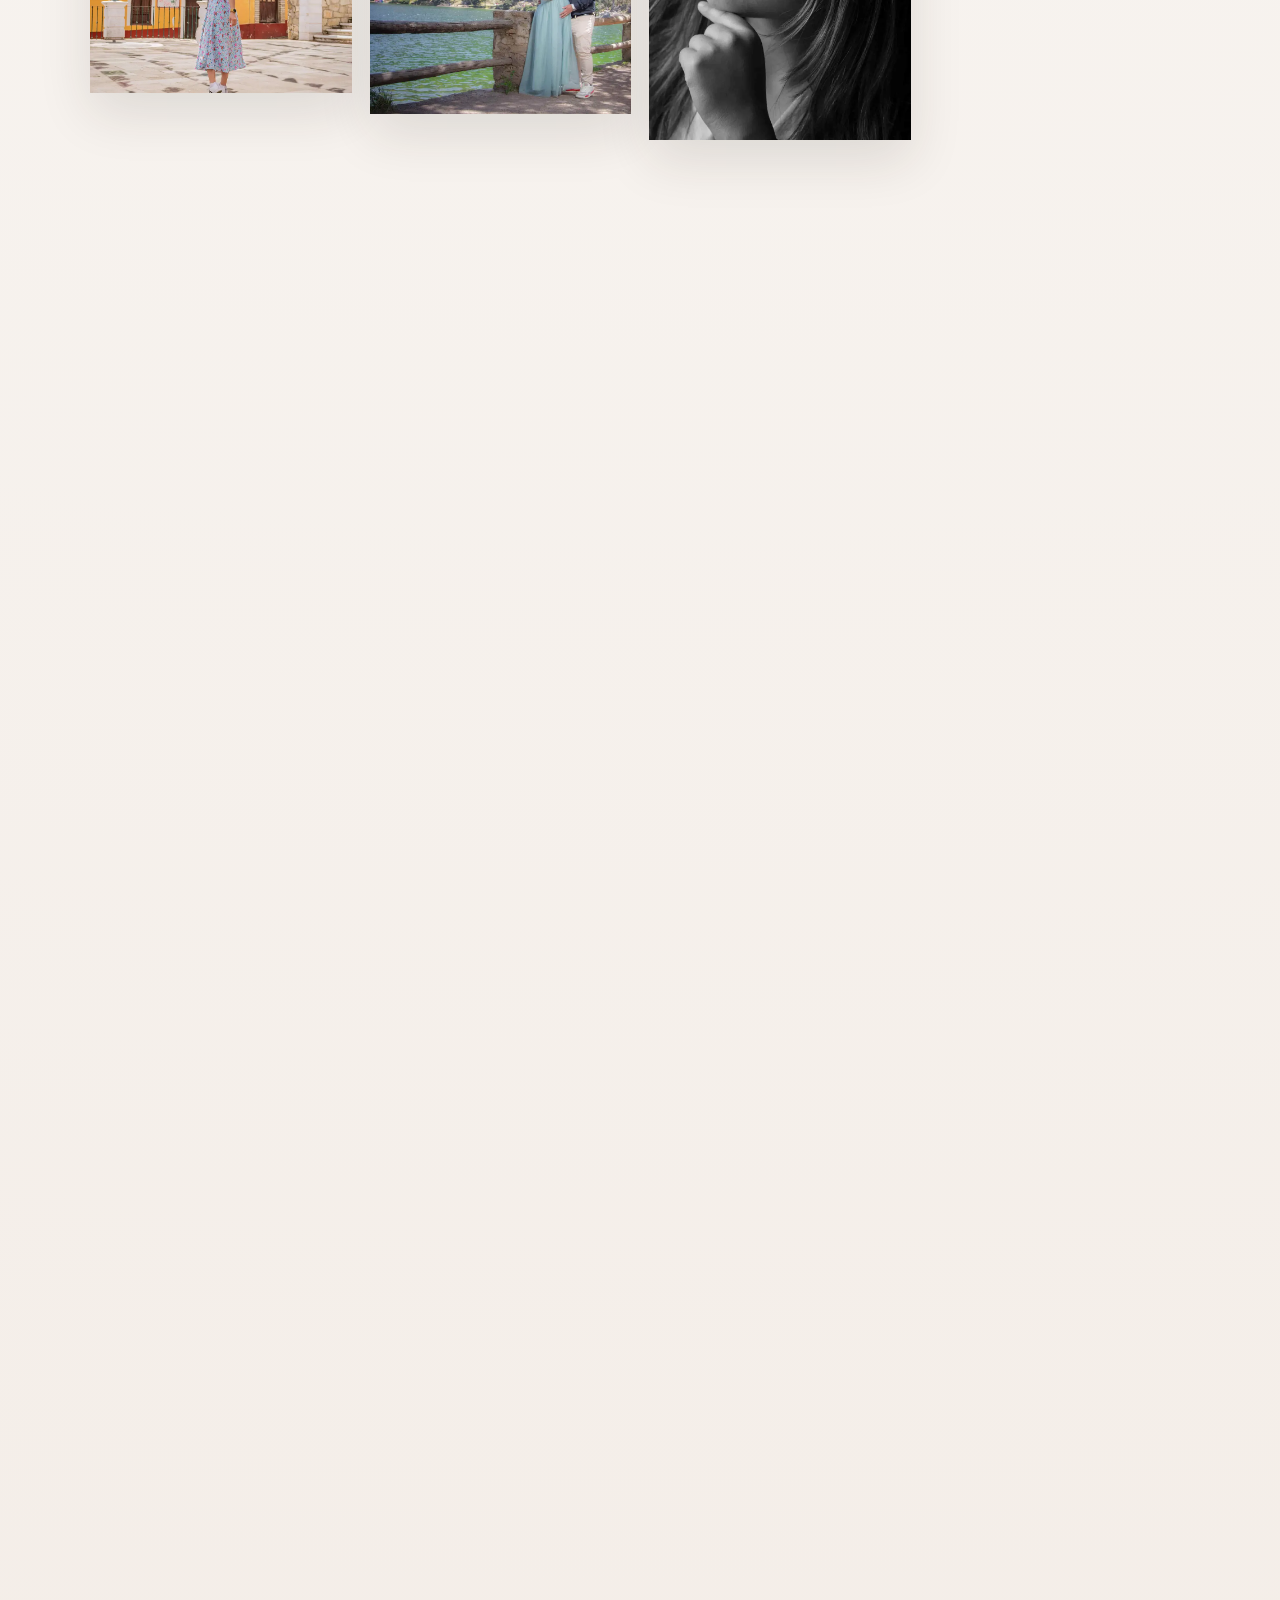
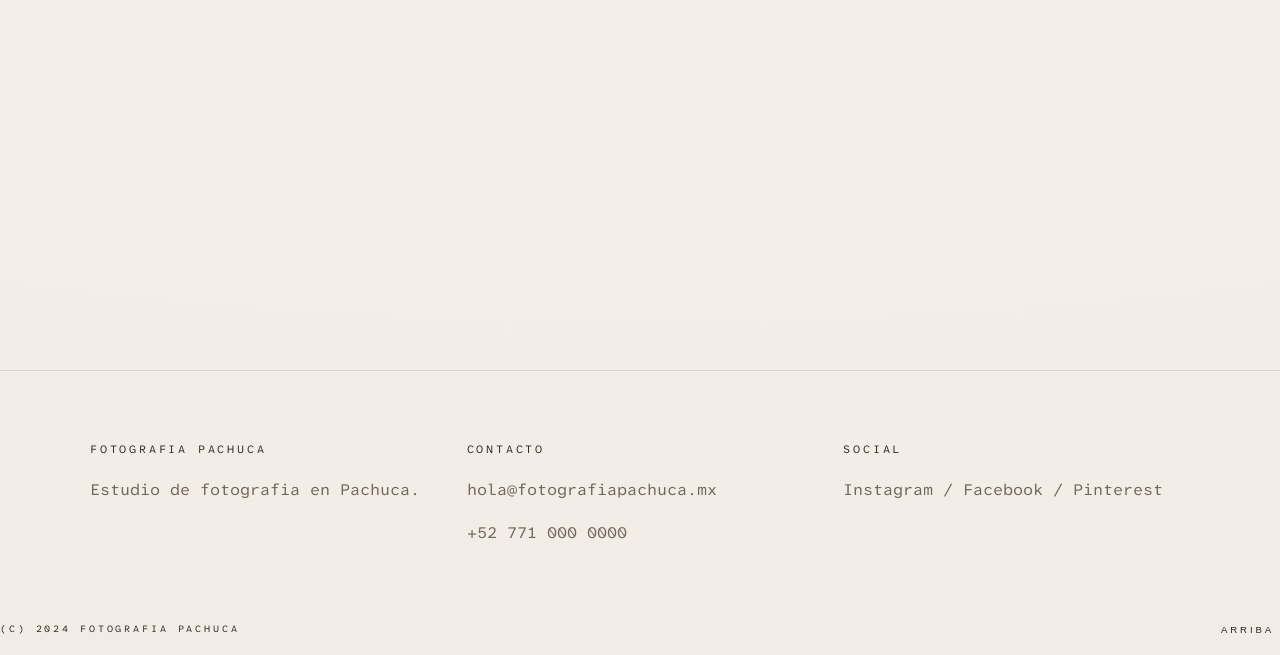
<file: galeria.html>
<!DOCTYPE html>
<html lang="es">
<head>
  <meta charset="UTF-8" />
  <meta name="viewport" content="width=device-width, initial-scale=1" />
  <title>Galeria - Fotografia Pachuca</title>
  <link rel="preconnect" href="https://fonts.googleapis.com" />
  <link rel="preconnect" href="https://fonts.gstatic.com" crossorigin />
  <link rel="stylesheet" href="https://fonts.googleapis.com/css2?family=Atkinson+Hyperlegible+Mono:wght@300;400;500;600&display=swap" />
  <link rel="stylesheet" href="https://cdnjs.cloudflare.com/ajax/libs/font-awesome/6.5.1/css/all.min.css" />
  <link rel="stylesheet" href="styles.css" />
</head>
<body class="page-galeria">
  <div class="page-texture" aria-hidden="true"></div>

  <header class="site-header">
    <div class="container header-inner">
      <nav class="nav nav--split" aria-label="Principal">
        <a class="logo" href="index.html" aria-label="Inicio de Fotografia Pachuca">
          <span class="logo-script">Regnier</span>
          <span class="logo-text">Studio</span>
        </a>
        <div class="nav-group">
          <div class="nav-item nav-item--dropdown">
            <a href="galeria.html" class="nav-link">Galeria</a>
            <div class="nav-dropdown">
              <a href="boda.html">Boda</a>
              <a href="quince.html">Quince años</a>
              <a href="retratos.html">Retratos</a>
            </div>
          </div>
          <a href="contacto.html">Contacto</a>
          <a href="info.html">Info</a>
        </div>
      </nav>
      <button class="menu-toggle" type="button" aria-expanded="false" aria-controls="mobile-menu">
        <i class="fa-solid fa-bars" aria-hidden="true"></i>
      </button>
    </div>
  </header>

  <div id="mobile-menu" class="mobile-menu" hidden>
    <div class="mobile-menu__inner">
      <a href="index.html#services">Servicios</a>
      <div class="mobile-menu__item">
        <a href="galeria.html">Galeria</a>
        <div class="mobile-menu__sublist">
          <a href="boda.html">Boda</a>
          <a href="quince.html">Quince años</a>
          <a href="retratos.html">Retratos</a>
        </div>
      </div>
      <a href="info.html">Informacion</a>
      <a href="contacto.html">Contacto</a>
      <a class="mobile-menu__cta" href="index.html#booking">Reserva ahora</a>
    </div>
  </div>

  <main>
    <section class="page-hero page-hero--image" style="background-image: url('images/Quince/qa15.webp');">
      <div class="container page-hero__content">
        <p class="eyebrow">Galeria</p>
        <h1>Momentos naturales</h1>
        <p>Una seleccion de sesiones familiares, retratos y bodas con un estilo suave y atemporal.</p>
      </div>
    </section>

    <section class="section portfolio">
      <div class="container">
        <div class="section-head reveal">
          <p class="eyebrow">Boda</p>
          <h2>Celebraciones y momentos</h2>
        </div>
        <div class="gallery gallery--editorial">
          <button class="photo photo--wide reveal gallery-item" type="button" data-image="images/Boda/b1.webp" style="--gallery-image: url('images_optimized/Boda/b1.webp')"></button>
          <button class="photo reveal gallery-item" type="button" data-image="images/Boda/b2.webp" style="--gallery-image: url('images_optimized/Boda/b2.webp')"></button>
          <button class="photo photo--wide reveal gallery-item" type="button" data-image="images/Boda/b3.webp" style="--gallery-image: url('images_optimized/Boda/b3.webp')"></button>
          <button class="photo photo--tall reveal gallery-item" type="button" data-image="images/Boda/b4.webp" style="--gallery-image: url('images_optimized/Boda/b4.webp')"></button>
          <button class="photo photo--wide reveal gallery-item" type="button" data-image="images/Boda/b5.webp" style="--gallery-image: url('images_optimized/Boda/b5.webp')"></button>
          <button class="photo reveal gallery-item" type="button" data-image="images/Boda/b6.webp" style="--gallery-image: url('images_optimized/Boda/b6.webp')"></button>
          <button class="photo reveal gallery-item" type="button" data-image="images/Boda/b7.webp" style="--gallery-image: url('images_optimized/Boda/b7.webp')"></button>
          <button class="photo reveal gallery-item" type="button" data-image="images/Boda/b8.webp" style="--gallery-image: url('images_optimized/Boda/b8.webp')"></button>
          <button class="photo reveal gallery-item" type="button" data-image="images/Boda/b9.webp" style="--gallery-image: url('images_optimized/Boda/b9.webp')"></button>
          <button class="photo photo--wide reveal gallery-item" type="button" data-image="images/Boda/b10.webp" style="--gallery-image: url('images_optimized/Boda/b10.webp')"></button>
          <button class="photo reveal gallery-item" type="button" data-image="images/Boda/b11.webp" style="--gallery-image: url('images_optimized/Boda/b11.webp')"></button>
          <button class="photo photo--wide reveal gallery-item" type="button" data-image="images/Boda/b12.webp" style="--gallery-image: url('images_optimized/Boda/b12.webp')"></button>
          <button class="photo photo--wide reveal gallery-item" type="button" data-image="images/Boda/b13.webp" style="--gallery-image: url('images_optimized/Boda/b13.webp')"></button>
          <button class="photo photo--wide reveal gallery-item" type="button" data-image="images/Boda/b14.webp" style="--gallery-image: url('images_optimized/Boda/b14.webp')"></button>
        </div>
      </div>
    </section>

    <section class="section portfolio">
      <div class="container">
        <div class="section-head reveal">
          <p class="eyebrow">Retratos</p>
          <h2>Rostros y expresion</h2>
        </div>
        <div class="gallery gallery--editorial">
          <button class="photo photo--wide reveal gallery-item" type="button" data-image="images/Retratos/r1.webp" style="--gallery-image: url('images_optimized/Retratos/r1.webp')"></button>
          <button class="photo photo--tall reveal gallery-item" type="button" data-image="images/Retratos/r2.webp" style="--gallery-image: url('images_optimized/Retratos/r2.webp')"></button>
          <button class="photo photo--wide reveal gallery-item" type="button" data-image="images/Retratos/r3.webp" style="--gallery-image: url('images_optimized/Retratos/r3.webp')"></button>
          <button class="photo photo--wide reveal gallery-item" type="button" data-image="images/Retratos/r4.webp" style="--gallery-image: url('images_optimized/Retratos/r4.webp')"></button>
          <button class="photo photo--tall reveal gallery-item" type="button" data-image="images/Retratos/r5.webp" style="--gallery-image: url('images_optimized/Retratos/r5.webp')"></button>
          <button class="photo photo--wide reveal gallery-item" type="button" data-image="images/Retratos/r6.webp" style="--gallery-image: url('images_optimized/Retratos/r6.webp')"></button>
          <button class="photo photo--tall reveal gallery-item" type="button" data-image="images/Retratos/r7.webp" style="--gallery-image: url('images_optimized/Retratos/r7.webp')"></button>
          <button class="photo photo--wide reveal gallery-item" type="button" data-image="images/Retratos/r8.webp" style="--gallery-image: url('images_optimized/Retratos/r8.webp')"></button>
          <button class="photo reveal gallery-item" type="button" data-image="images/Retratos/r9.webp" style="--gallery-image: url('images_optimized/Retratos/r9.webp')"></button>
          <button class="photo reveal gallery-item" type="button" data-image="images/Retratos/r10.webp" style="--gallery-image: url('images_optimized/Retratos/r10.webp')"></button>
          <button class="photo reveal gallery-item" type="button" data-image="images/Retratos/r11.webp" style="--gallery-image: url('images_optimized/Retratos/r11.webp')"></button>
          <button class="photo photo--tall reveal gallery-item" type="button" data-image="images/Retratos/r12.webp" style="--gallery-image: url('images_optimized/Retratos/r12.webp')"></button>
          <button class="photo photo--tall reveal gallery-item" type="button" data-image="images/Retratos/r13.webp" style="--gallery-image: url('images_optimized/Retratos/r13.webp')"></button>
          <button class="photo photo--tall reveal gallery-item" type="button" data-image="images/Retratos/r14.webp" style="--gallery-image: url('images_optimized/Retratos/r14.webp')"></button>
          <button class="photo photo--wide reveal gallery-item" type="button" data-image="images/Retratos/r15.webp" style="--gallery-image: url('images_optimized/Retratos/r15.webp')"></button>
          <button class="photo photo--tall reveal gallery-item" type="button" data-image="images/Retratos/r16.webp" style="--gallery-image: url('images_optimized/Retratos/r16.webp')"></button>
          <button class="photo photo--wide reveal gallery-item" type="button" data-image="images/Retratos/r17.webp" style="--gallery-image: url('images_optimized/Retratos/r17.webp')"></button>
          <button class="photo photo--tall reveal gallery-item" type="button" data-image="images/Retratos/r18.webp" style="--gallery-image: url('images_optimized/Retratos/r18.webp')"></button>
        </div>
      </div>
    </section>

    <section class="section portfolio">
      <div class="container">
        <div class="section-head reveal">
          <p class="eyebrow">Quince años</p>
          <h2>Vestidos, luz y detalle</h2>
        </div>
        <div class="gallery gallery--editorial">
          <button class="photo photo--wide reveal gallery-item" type="button" data-image="images/Quince/qa1.webp" style="--gallery-image: url('images_optimized/Quince/qa1.webp')"></button>
          <button class="photo photo--wide reveal gallery-item" type="button" data-image="images/Quince/qa2.webp" style="--gallery-image: url('images_optimized/Quince/qa2.webp')"></button>
          <button class="photo photo--wide reveal gallery-item" type="button" data-image="images/Quince/qa3.webp" style="--gallery-image: url('images_optimized/Quince/qa3.webp')"></button>
          <button class="photo photo--wide reveal gallery-item" type="button" data-image="images/Quince/qa4.webp" style="--gallery-image: url('images_optimized/Quince/qa4.webp')"></button>
          <button class="photo photo--wide reveal gallery-item" type="button" data-image="images/Quince/qa5.webp" style="--gallery-image: url('images_optimized/Quince/qa5.webp')"></button>
          <button class="photo photo--tall reveal gallery-item" type="button" data-image="images/Quince/qa6.webp" style="--gallery-image: url('images_optimized/Quince/qa6.webp')"></button>
          <button class="photo photo--tall reveal gallery-item" type="button" data-image="images/Quince/qa7.webp" style="--gallery-image: url('images_optimized/Quince/qa7.webp')"></button>
          <button class="photo photo--tall reveal gallery-item" type="button" data-image="images/Quince/qa8.webp" style="--gallery-image: url('images_optimized/Quince/qa8.webp')"></button>
          <button class="photo photo--wide reveal gallery-item" type="button" data-image="images/Quince/qa9.webp" style="--gallery-image: url('images_optimized/Quince/qa9.webp')"></button>
          <button class="photo photo--tall reveal gallery-item" type="button" data-image="images/Quince/qa10.webp" style="--gallery-image: url('images_optimized/Quince/qa10.webp')"></button>
          <button class="photo photo--wide reveal gallery-item" type="button" data-image="images/Quince/qa11.webp" style="--gallery-image: url('images_optimized/Quince/qa11.webp')"></button>
          <button class="photo photo--wide reveal gallery-item" type="button" data-image="images/Quince/qa12.webp" style="--gallery-image: url('images_optimized/Quince/qa12.webp')"></button>
          <button class="photo reveal gallery-item" type="button" data-image="images/Quince/qa13.webp" style="--gallery-image: url('images_optimized/Quince/qa13.webp')"></button>
          <button class="photo photo--tall reveal gallery-item" type="button" data-image="images/Quince/qa14.webp" style="--gallery-image: url('images_optimized/Quince/qa14.webp')"></button>
          <button class="photo photo--wide reveal gallery-item" type="button" data-image="images/Quince/qa15.webp" style="--gallery-image: url('images_optimized/Quince/qa15.webp')"></button>
          <button class="photo photo--tall reveal gallery-item" type="button" data-image="images/Quince/qa16.webp" style="--gallery-image: url('images_optimized/Quince/qa16.webp')"></button>
          <button class="photo photo--tall reveal gallery-item" type="button" data-image="images/Quince/qa17.webp" style="--gallery-image: url('images_optimized/Quince/qa17.webp')"></button>
          <button class="photo photo--wide reveal gallery-item" type="button" data-image="images/Quince/qa18.webp" style="--gallery-image: url('images_optimized/Quince/qa18.webp')"></button>
          <button class="photo photo--wide reveal gallery-item" type="button" data-image="images/Quince/qa19.webp" style="--gallery-image: url('images_optimized/Quince/qa19.webp')"></button>
          <button class="photo photo--wide reveal gallery-item" type="button" data-image="images/Quince/qa20.webp" style="--gallery-image: url('images_optimized/Quince/qa20.webp')"></button>
          <button class="photo photo--wide reveal gallery-item" type="button" data-image="images/Quince/qa21.webp" style="--gallery-image: url('images_optimized/Quince/qa21.webp')"></button>
        </div>
      </div>
    </section>
  </main>

  <footer class="site-footer">
    <div class="container footer-inner">
      <div>
        <p class="footer-title">Fotografia Pachuca</p>
        <p>Estudio de fotografia en Pachuca.</p>
      </div>
      <div>
        <p class="footer-title">Contacto</p>
        <p>hola@fotografiapachuca.mx</p>
        <p>+52 771 000 0000</p>
      </div>
      <div>
        <p class="footer-title">Social</p>
        <p>Instagram / Facebook / Pinterest</p>
      </div>
    </div>
    <div class="footer-base">
      <span>(c) 2024 Fotografia Pachuca</span>
      <button class="to-top" type="button">Arriba</button>
    </div>
  </footer>

  <script src="script.js"></script>
</body>
</html>
</file>
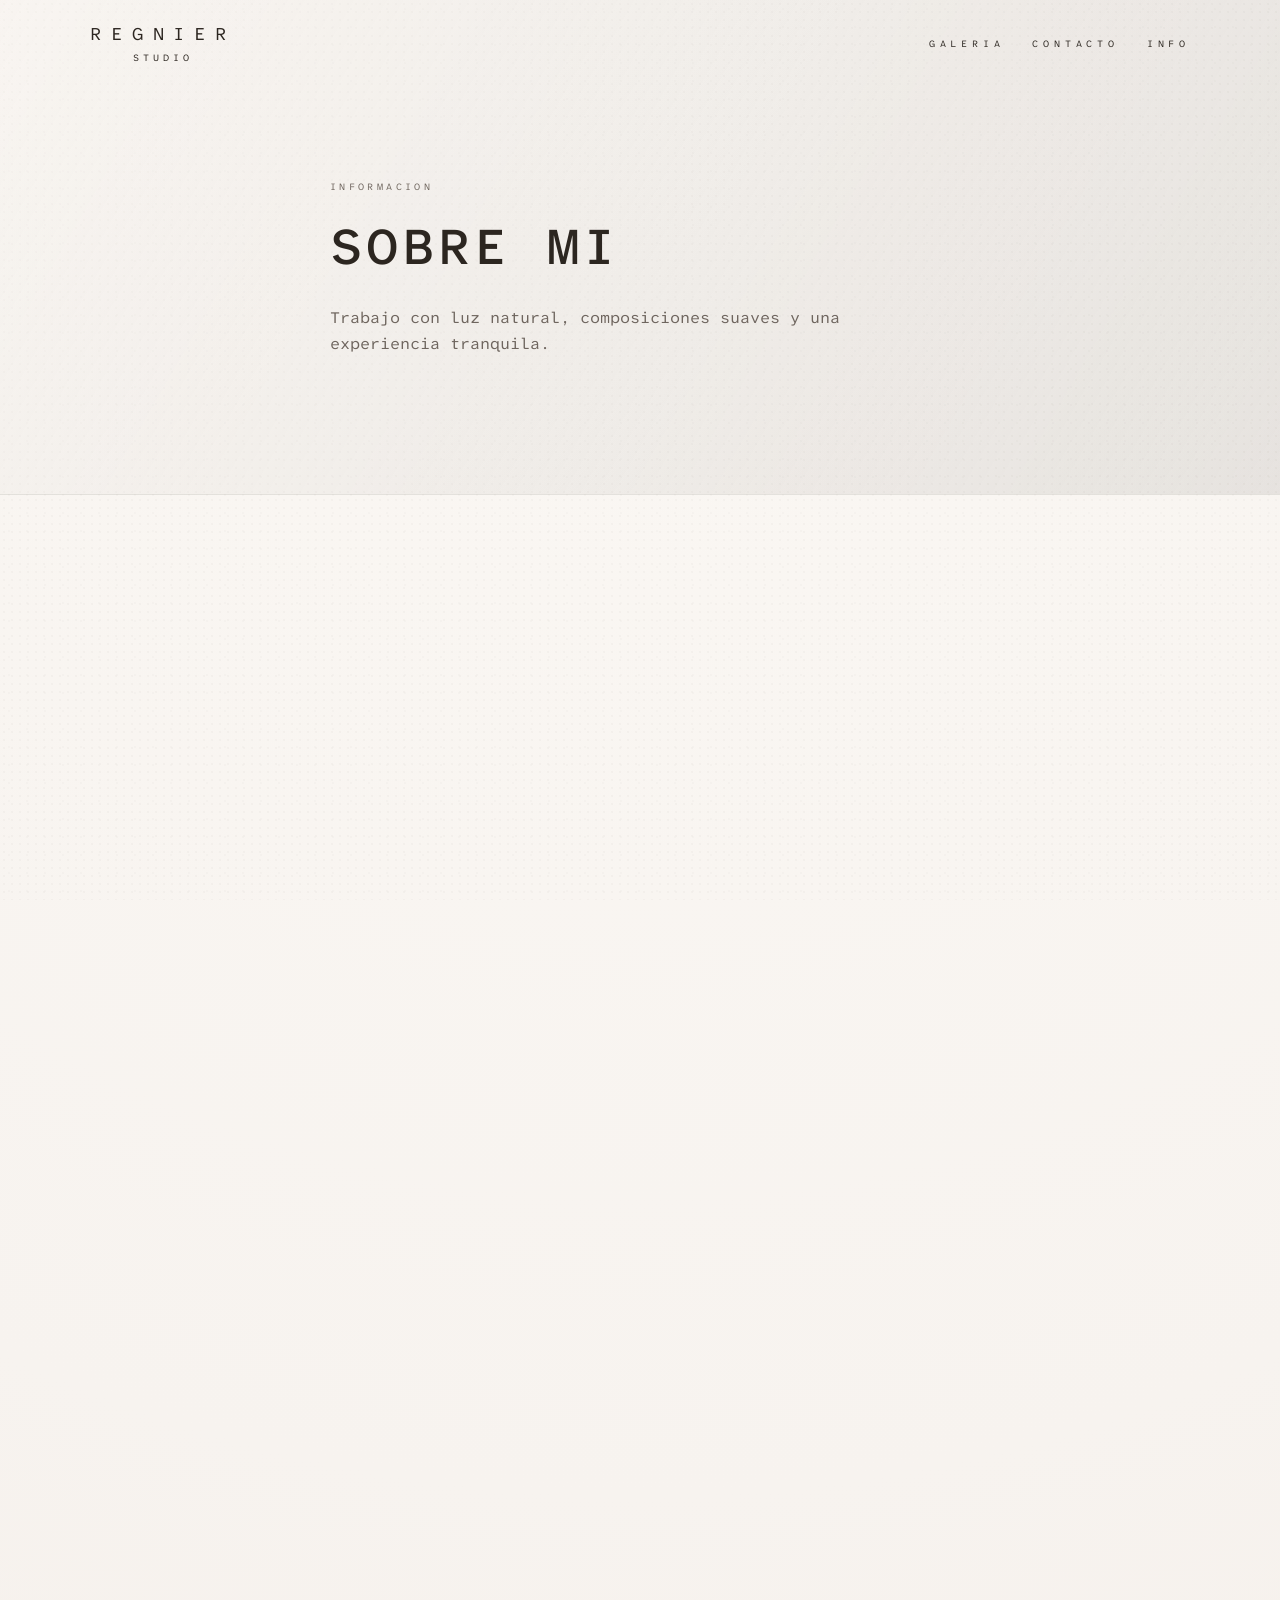
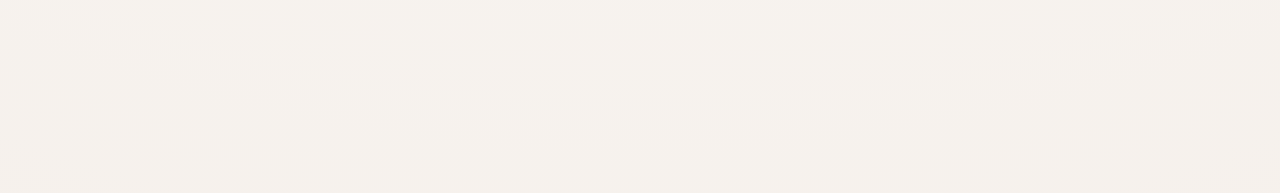
<file: info.html>
<!DOCTYPE html>
<html lang="es">
<head>
  <meta charset="UTF-8" />
  <meta name="viewport" content="width=device-width, initial-scale=1" />
  <title>Informacion - Fotografia Pachuca</title>
  <link rel="preconnect" href="https://fonts.googleapis.com" />
  <link rel="preconnect" href="https://fonts.gstatic.com" crossorigin />
  <link rel="stylesheet" href="https://fonts.googleapis.com/css2?family=Atkinson+Hyperlegible+Mono:wght@300;400;500;600&display=swap" />
  <link rel="stylesheet" href="https://cdnjs.cloudflare.com/ajax/libs/font-awesome/6.5.1/css/all.min.css" />
  <link rel="stylesheet" href="styles.css" />
</head>
<body>
  <div class="page-texture" aria-hidden="true"></div>

  <header class="site-header">
    <div class="container header-inner">
      <nav class="nav nav--split" aria-label="Principal">
        <a class="logo" href="index.html" aria-label="Inicio de Fotografia Pachuca">
          <span class="logo-script">Regnier</span>
          <span class="logo-text">Studio</span>
        </a>
        <div class="nav-group">
          <div class="nav-item nav-item--dropdown">
            <a href="galeria.html" class="nav-link">Galeria</a>
            <div class="nav-dropdown">
              <a href="boda.html">Boda</a>
              <a href="quince.html">Quince años</a>
              <a href="retratos.html">Retratos</a>
            </div>
          </div>
          <a href="contacto.html">Contacto</a>
          <a href="info.html">Info</a>
        </div>
      </nav>
      <button class="menu-toggle" type="button" aria-expanded="false" aria-controls="mobile-menu">
        <i class="fa-solid fa-bars" aria-hidden="true"></i>
      </button>
    </div>
  </header>

  <div id="mobile-menu" class="mobile-menu" hidden>
    <div class="mobile-menu__inner">
      <a href="index.html#services">Servicios</a>
      <div class="mobile-menu__item">
        <a href="galeria.html">Galeria</a>
        <div class="mobile-menu__sublist">
          <a href="boda.html">Boda</a>
          <a href="quince.html">Quince años</a>
          <a href="retratos.html">Retratos</a>
        </div>
      </div>
      <a href="info.html">Informacion</a>
      <a href="contacto.html">Contacto</a>
      <a class="mobile-menu__cta" href="index.html#booking">Reserva ahora</a>
    </div>
  </div>

  <main>
    <section class="page-hero">
      <div class="container page-hero__content">
        <p class="eyebrow">Informacion</p>
        <h1>Sobre Mi</h1>
        <p>Trabajo con luz natural, composiciones suaves y una experiencia tranquila.</p>
      </div>
    </section>

    <section class="section story">
      <div class="container story-inner">
        <div class="story-copy reveal">
          <p class="eyebrow">Sobre mi</p>
          <h2>Soy Eduardo, fotografo profesional</h2>
          <p>Creo en fotografias que respiran calma. Mi proceso es sencillo: escucho, planeo y capturo con discrecion.</p>
          <div class="story-details">
            <div>
              <p class="detail-label">Ciudad</p>
              <p>Pachuca, Mexico</p>
            </div>
            <div>
              <p class="detail-label">Experiencia</p>
              <p>10+ años</p>
            </div>
          </div>
        </div>
        <div class="story-visual reveal" aria-hidden="true">
          <div class="photo photo--tall"></div>
        </div>
      </div>
    </section>

    <section class="section">
      <div class="container">
        <div class="section-head reveal">
          <p class="eyebrow">Proceso</p>
          <h2>De la idea a la entrega</h2>
        </div>
        <div class="cta-strip">
          <div class="cta-card">
            <p class="detail-label">Paso 1</p>
            <p>Agenda una llamada y definimos el estilo.</p>
          </div>
          <div class="cta-card">
            <p class="detail-label">Paso 2</p>
            <p>Sesiones cortas, dirigidas y naturales.</p>
          </div>
          <div class="cta-card">
            <p class="detail-label">Paso 3</p>
            <p>Entrega digital con seleccion curada.</p>
          </div>
        </div>
      </div>
    </section>
  </main>

  <footer class="site-footer">
    <div class="container footer-inner">
      <div>
        <p class="footer-title">Fotografia Pachuca</p>
        <p>Estudio de fotografia en Pachuca.</p>
      </div>
      <div>
        <p class="footer-title">Contacto</p>
        <p>hola@fotografiapachuca.mx</p>
        <p>+52 771 000 0000</p>
      </div>
      <div>
        <p class="footer-title">Social</p>
        <p>Instagram / Facebook / Pinterest</p>
      </div>
    </div>
    <div class="footer-base">
      <span>(c) 2024 Fotografia Pachuca</span>
      <button class="to-top" type="button">Arriba</button>
    </div>
  </footer>

  <script src="script.js"></script>
</body>
</html>
</file>
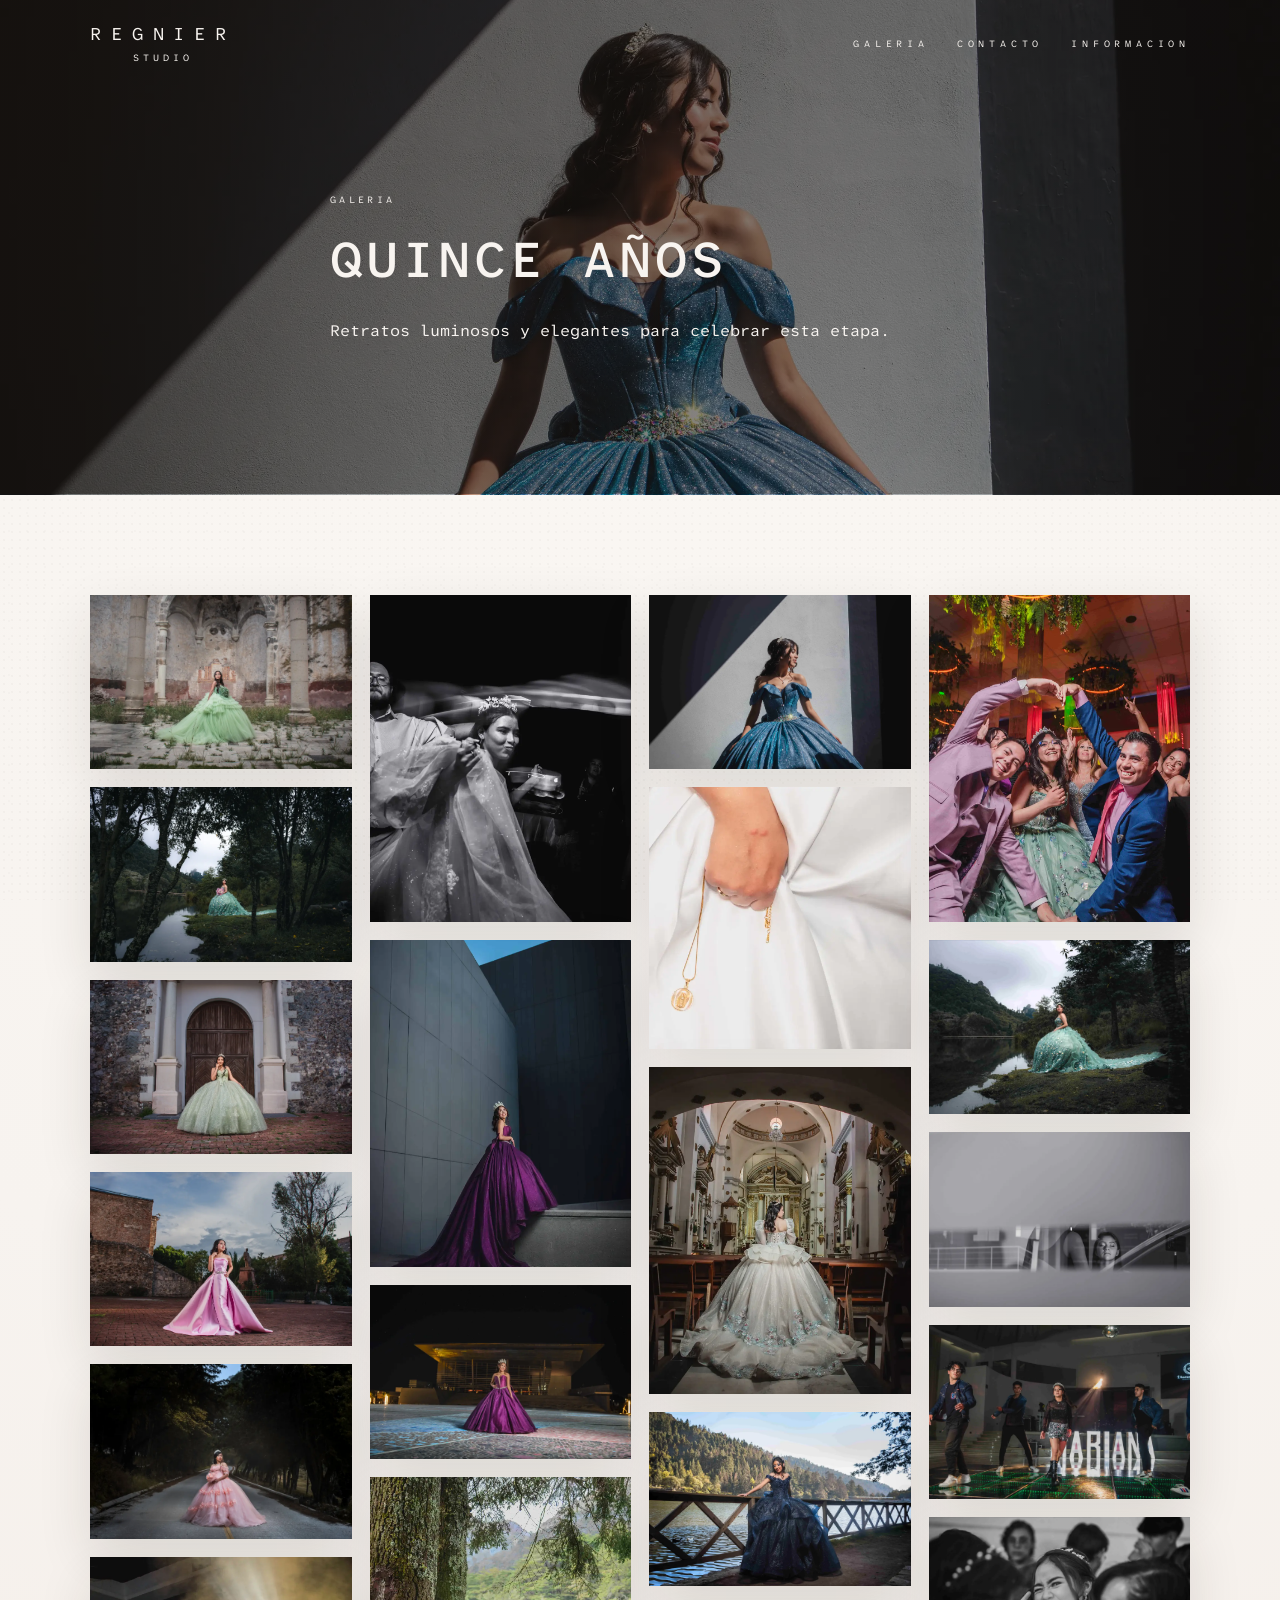
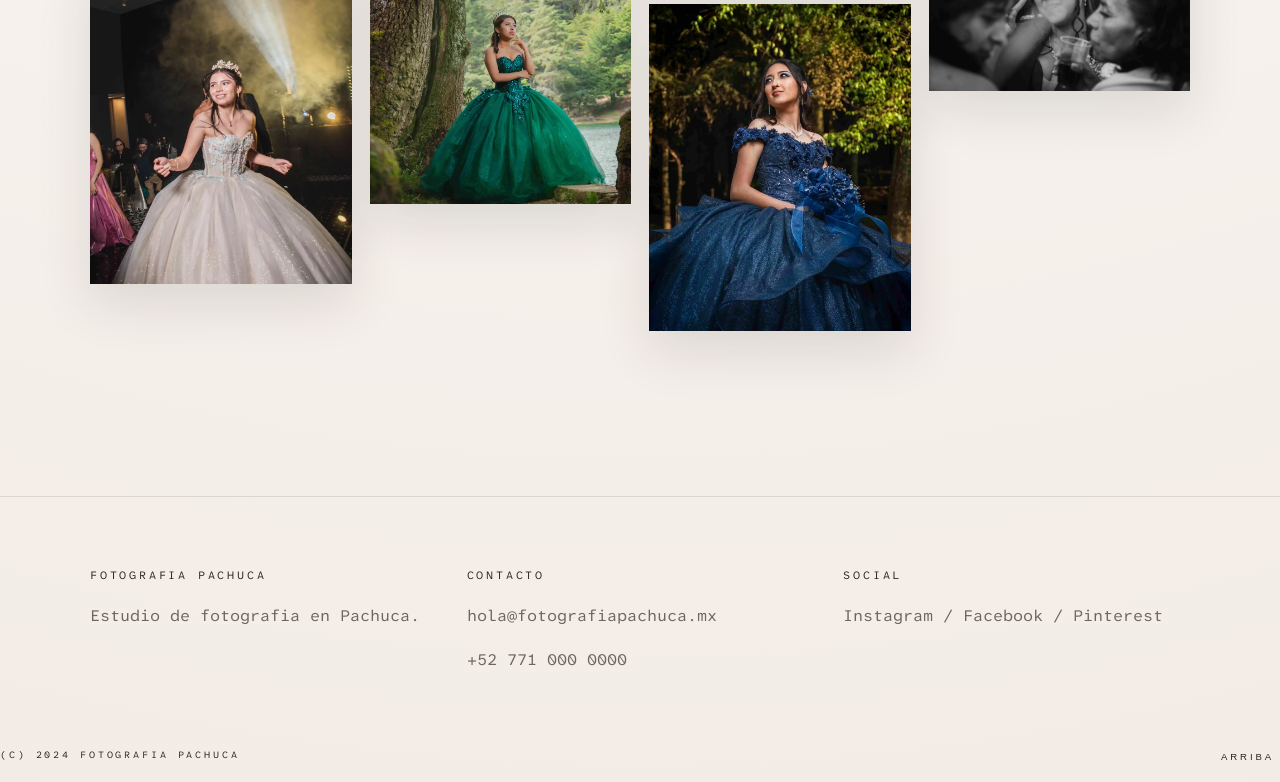
<file: quince.html>
<!DOCTYPE html>
<html lang="es">
<head>
  <meta charset="UTF-8" />
  <meta name="viewport" content="width=device-width, initial-scale=1" />
  <title>Quince años - Fotografia Pachuca</title>
  <link rel="preconnect" href="https://fonts.googleapis.com" />
  <link rel="preconnect" href="https://fonts.gstatic.com" crossorigin />
  <link rel="stylesheet" href="https://fonts.googleapis.com/css2?family=Atkinson+Hyperlegible+Mono:wght@300;400;500;600&display=swap" />
  <link rel="stylesheet" href="https://cdnjs.cloudflare.com/ajax/libs/font-awesome/6.5.1/css/all.min.css" />
  <link rel="stylesheet" href="styles.css" />
</head>
<body>
  <div class="page-texture" aria-hidden="true"></div>

  <header class="site-header">
    <div class="container header-inner">
      <nav class="nav nav--split" aria-label="Principal">
        <a class="logo" href="index.html" aria-label="Inicio de Fotografia Pachuca">
          <span class="logo-script">Regnier</span>
          <span class="logo-text">Studio</span>
        </a>
        <div class="nav-group">
          <div class="nav-item nav-item--dropdown">
            <a href="galeria.html" class="nav-link">Galeria</a>
            <div class="nav-dropdown">
              <a href="boda.html">Boda</a>
              <a href="quince.html">Quince años</a>
              <a href="retratos.html">Retratos</a>
            </div>
          </div>
          <a href="contacto.html">Contacto</a>
          <a href="info.html">Informacion</a>
        </div>
      </nav>
      <button class="menu-toggle" type="button" aria-expanded="false" aria-controls="mobile-menu">
        <i class="fa-solid fa-bars" aria-hidden="true"></i>
      </button>
    </div>
  </header>

  <div id="mobile-menu" class="mobile-menu" hidden>
    <div class="mobile-menu__inner">
      <a href="index.html#services">Servicios</a>
      <div class="mobile-menu__item">
        <a href="galeria.html">Galeria</a>
        <div class="mobile-menu__sublist">
          <a href="boda.html">Boda</a>
          <a href="quince.html">Quince años</a>
          <a href="retratos.html">Retratos</a>
        </div>
      </div>
      <a href="info.html">Informacion</a>
      <a href="contacto.html">Contacto</a>
      <a class="mobile-menu__cta" href="index.html#booking">Reserva ahora</a>
    </div>
  </div>

  <main>
    <section class="page-hero page-hero--image" style="background-image: url('images/Quince/qa12.webp');">
      <div class="container page-hero__content">
        <p class="eyebrow">Galeria</p>
        <h1>Quince años</h1>
        <p>Retratos luminosos y elegantes para celebrar esta etapa.</p>
      </div>
    </section>

    <section class="section portfolio">
      <div class="container">
        <div class="gallery gallery--editorial">
          <button class="photo photo--wide reveal gallery-item" type="button" data-image="images/Quince/qa1.webp" style="--gallery-image: url('images_optimized/Quince/qa1.webp')"></button>
          <button class="photo photo--wide reveal gallery-item" type="button" data-image="images/Quince/qa2.webp" style="--gallery-image: url('images_optimized/Quince/qa2.webp')"></button>
          <button class="photo photo--wide reveal gallery-item" type="button" data-image="images/Quince/qa3.webp" style="--gallery-image: url('images_optimized/Quince/qa3.webp')"></button>
          <button class="photo photo--wide reveal gallery-item" type="button" data-image="images/Quince/qa4.webp" style="--gallery-image: url('images_optimized/Quince/qa4.webp')"></button>
          <button class="photo photo--wide reveal gallery-item" type="button" data-image="images/Quince/qa5.webp" style="--gallery-image: url('images_optimized/Quince/qa5.webp')"></button>
          <button class="photo photo--tall reveal gallery-item" type="button" data-image="images/Quince/qa6.webp" style="--gallery-image: url('images_optimized/Quince/qa6.webp')"></button>
          <button class="photo photo--tall reveal gallery-item" type="button" data-image="images/Quince/qa7.webp" style="--gallery-image: url('images_optimized/Quince/qa7.webp')"></button>
          <button class="photo photo--tall reveal gallery-item" type="button" data-image="images/Quince/qa8.webp" style="--gallery-image: url('images_optimized/Quince/qa8.webp')"></button>
          <button class="photo photo--wide reveal gallery-item" type="button" data-image="images/Quince/qa9.webp" style="--gallery-image: url('images_optimized/Quince/qa9.webp')"></button>
          <button class="photo photo--tall reveal gallery-item" type="button" data-image="images/Quince/qa10.webp" style="--gallery-image: url('images_optimized/Quince/qa10.webp')"></button>
          <button class="photo photo--wide reveal gallery-item" type="button" data-image="images/Quince/qa11.webp" style="--gallery-image: url('images_optimized/Quince/qa11.webp')"></button>
          <button class="photo photo--wide reveal gallery-item" type="button" data-image="images/Quince/qa12.webp" style="--gallery-image: url('images_optimized/Quince/qa12.webp')"></button>
          <button class="photo reveal gallery-item" type="button" data-image="images/Quince/qa13.webp" style="--gallery-image: url('images_optimized/Quince/qa13.webp')"></button>
          <button class="photo photo--tall reveal gallery-item" type="button" data-image="images/Quince/qa14.webp" style="--gallery-image: url('images_optimized/Quince/qa14.webp')"></button>
          <button class="photo photo--wide reveal gallery-item" type="button" data-image="images/Quince/qa15.webp" style="--gallery-image: url('images_optimized/Quince/qa15.webp')"></button>
          <button class="photo photo--tall reveal gallery-item" type="button" data-image="images/Quince/qa16.webp" style="--gallery-image: url('images_optimized/Quince/qa16.webp')"></button>
          <button class="photo photo--tall reveal gallery-item" type="button" data-image="images/Quince/qa17.webp" style="--gallery-image: url('images_optimized/Quince/qa17.webp')"></button>
          <button class="photo photo--wide reveal gallery-item" type="button" data-image="images/Quince/qa18.webp" style="--gallery-image: url('images_optimized/Quince/qa18.webp')"></button>
          <button class="photo photo--wide reveal gallery-item" type="button" data-image="images/Quince/qa19.webp" style="--gallery-image: url('images_optimized/Quince/qa19.webp')"></button>
          <button class="photo photo--wide reveal gallery-item" type="button" data-image="images/Quince/qa20.webp" style="--gallery-image: url('images_optimized/Quince/qa20.webp')"></button>
          <button class="photo photo--wide reveal gallery-item" type="button" data-image="images/Quince/qa21.webp" style="--gallery-image: url('images_optimized/Quince/qa21.webp')"></button>
        </div>
      </div>
    </section>
  </main>

  <footer class="site-footer">
    <div class="container footer-inner">
      <div>
        <p class="footer-title">Fotografia Pachuca</p>
        <p>Estudio de fotografia en Pachuca.</p>
      </div>
      <div>
        <p class="footer-title">Contacto</p>
        <p>hola@fotografiapachuca.mx</p>
        <p>+52 771 000 0000</p>
      </div>
      <div>
        <p class="footer-title">Social</p>
        <p>Instagram / Facebook / Pinterest</p>
      </div>
    </div>
    <div class="footer-base">
      <span>(c) 2024 Fotografia Pachuca</span>
      <button class="to-top" type="button">Arriba</button>
    </div>
  </footer>

  <script src="script.js"></script>
</body>
</html>
</file>
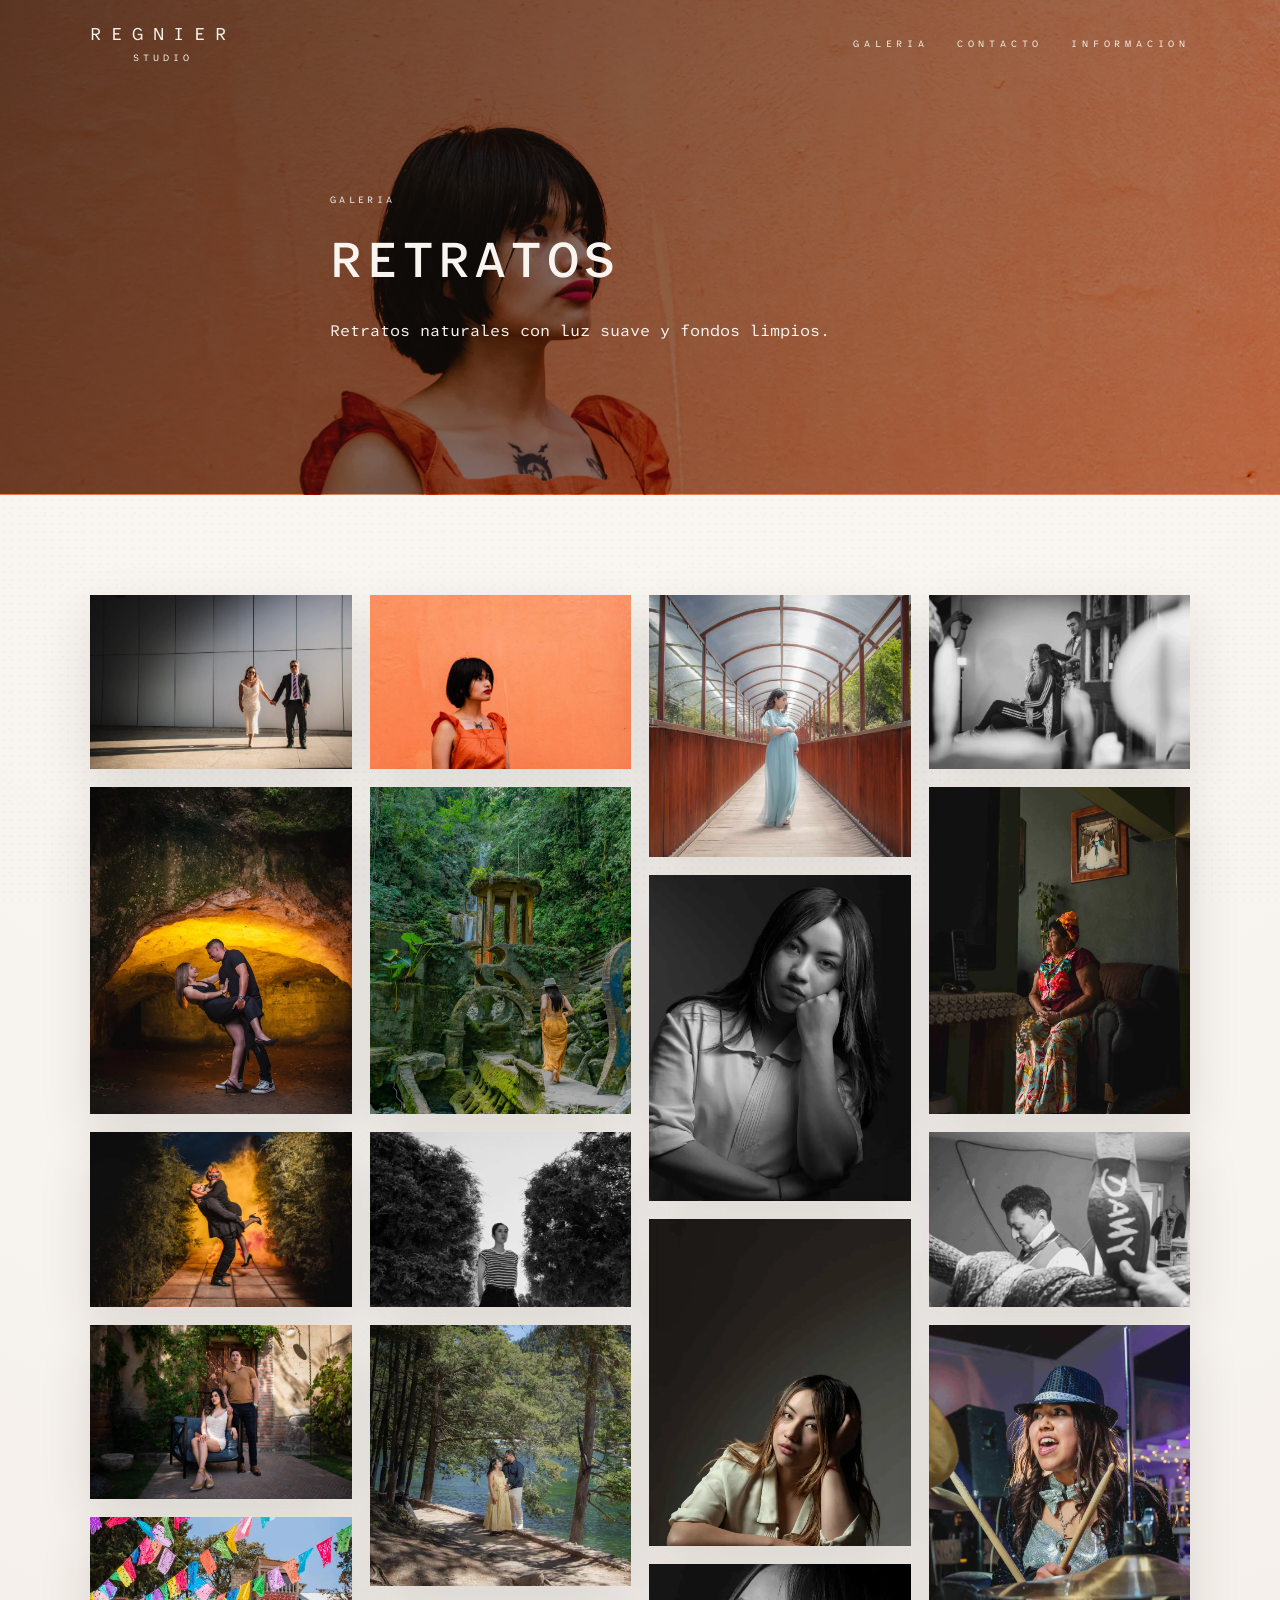
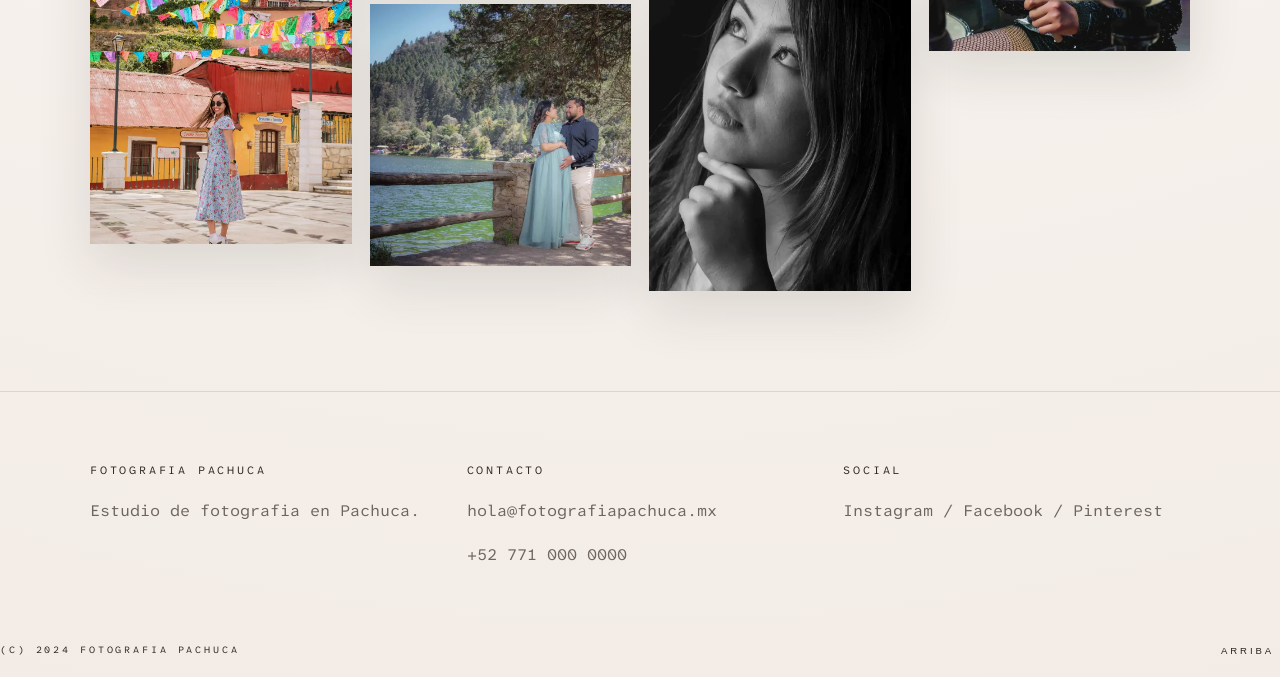
<file: retratos.html>
<!DOCTYPE html>
<html lang="es">
<head>
  <meta charset="UTF-8" />
  <meta name="viewport" content="width=device-width, initial-scale=1" />
  <title>Retratos - Fotografia Pachuca</title>
  <link rel="preconnect" href="https://fonts.googleapis.com" />
  <link rel="preconnect" href="https://fonts.gstatic.com" crossorigin />
  <link rel="stylesheet" href="https://fonts.googleapis.com/css2?family=Atkinson+Hyperlegible+Mono:wght@300;400;500;600&display=swap" />
  <link rel="stylesheet" href="https://cdnjs.cloudflare.com/ajax/libs/font-awesome/6.5.1/css/all.min.css" />
  <link rel="stylesheet" href="styles.css" />
</head>
<body class="page-retratos">
  <div class="page-texture" aria-hidden="true"></div>

  <header class="site-header">
    <div class="container header-inner">
      <nav class="nav nav--split" aria-label="Principal">
        <a class="logo" href="index.html" aria-label="Inicio de Fotografia Pachuca">
          <span class="logo-script">Regnier</span>
          <span class="logo-text">Studio</span>
        </a>
        <div class="nav-group">
          <div class="nav-item nav-item--dropdown">
            <a href="galeria.html" class="nav-link">Galeria</a>
            <div class="nav-dropdown">
              <a href="boda.html">Boda</a>
              <a href="quince.html">Quince años</a>
              <a href="retratos.html">Retratos</a>
            </div>
          </div>
          <a href="contacto.html">Contacto</a>
          <a href="info.html">Informacion</a>
        </div>
      </nav>
      <button class="menu-toggle" type="button" aria-expanded="false" aria-controls="mobile-menu">
        <i class="fa-solid fa-bars" aria-hidden="true"></i>
      </button>
    </div>
  </header>

  <div id="mobile-menu" class="mobile-menu" hidden>
    <div class="mobile-menu__inner">
      <a href="index.html#services">Servicios</a>
      <div class="mobile-menu__item">
        <a href="galeria.html">Galeria</a>
        <div class="mobile-menu__sublist">
          <a href="boda.html">Boda</a>
          <a href="quince.html">Quince años</a>
          <a href="retratos.html">Retratos</a>
        </div>
      </div>
      <a href="info.html">Informacion</a>
      <a href="contacto.html">Contacto</a>
      <a class="mobile-menu__cta" href="index.html#booking">Reserva ahora</a>
    </div>
  </div>

  <main>
    <section class="page-hero page-hero--image" style="background-image: url('images/Retratos/r6.webp');">
      <div class="container page-hero__content">
        <p class="eyebrow">Galeria</p>
        <h1>Retratos</h1>
        <p>Retratos naturales con luz suave y fondos limpios.</p>
      </div>
    </section>

    <section class="section portfolio">
      <div class="container">
        <div class="gallery gallery--editorial">
          <button class="photo photo--wide reveal gallery-item" type="button" data-image="images/Retratos/r1.webp" style="--gallery-image: url('images_optimized/Retratos/r1.webp')"></button>
          <button class="photo photo--tall reveal gallery-item" type="button" data-image="images/Retratos/r2.webp" style="--gallery-image: url('images_optimized/Retratos/r2.webp')"></button>
          <button class="photo photo--wide reveal gallery-item" type="button" data-image="images/Retratos/r3.webp" style="--gallery-image: url('images_optimized/Retratos/r3.webp')"></button>
          <button class="photo photo--wide reveal gallery-item" type="button" data-image="images/Retratos/r4.webp" style="--gallery-image: url('images_optimized/Retratos/r4.webp')"></button>
          <button class="photo photo--tall reveal gallery-item" type="button" data-image="images/Retratos/r5.webp" style="--gallery-image: url('images_optimized/Retratos/r5.webp')"></button>
          <button class="photo photo--wide reveal gallery-item" type="button" data-image="images/Retratos/r6.webp" style="--gallery-image: url('images_optimized/Retratos/r6.webp')"></button>
          <button class="photo photo--tall reveal gallery-item" type="button" data-image="images/Retratos/r7.webp" style="--gallery-image: url('images_optimized/Retratos/r7.webp')"></button>
          <button class="photo photo--wide reveal gallery-item" type="button" data-image="images/Retratos/r8.webp" style="--gallery-image: url('images_optimized/Retratos/r8.webp')"></button>
          <button class="photo reveal gallery-item" type="button" data-image="images/Retratos/r9.webp" style="--gallery-image: url('images_optimized/Retratos/r9.webp')"></button>
          <button class="photo reveal gallery-item" type="button" data-image="images/Retratos/r10.webp" style="--gallery-image: url('images_optimized/Retratos/r10.webp')"></button>
          <button class="photo reveal gallery-item" type="button" data-image="images/Retratos/r11.webp" style="--gallery-image: url('images_optimized/Retratos/r11.webp')"></button>
          <button class="photo photo--tall reveal gallery-item" type="button" data-image="images/Retratos/r12.webp" style="--gallery-image: url('images_optimized/Retratos/r12.webp')"></button>
          <button class="photo photo--tall reveal gallery-item" type="button" data-image="images/Retratos/r13.webp" style="--gallery-image: url('images_optimized/Retratos/r13.webp')"></button>
          <button class="photo photo--tall reveal gallery-item" type="button" data-image="images/Retratos/r14.webp" style="--gallery-image: url('images_optimized/Retratos/r14.webp')"></button>
          <button class="photo photo--wide reveal gallery-item" type="button" data-image="images/Retratos/r15.webp" style="--gallery-image: url('images_optimized/Retratos/r15.webp')"></button>
          <button class="photo photo--tall reveal gallery-item" type="button" data-image="images/Retratos/r16.webp" style="--gallery-image: url('images_optimized/Retratos/r16.webp')"></button>
          <button class="photo photo--wide reveal gallery-item" type="button" data-image="images/Retratos/r17.webp" style="--gallery-image: url('images_optimized/Retratos/r17.webp')"></button>
          <button class="photo photo--tall reveal gallery-item" type="button" data-image="images/Retratos/r18.webp" style="--gallery-image: url('images_optimized/Retratos/r18.webp')"></button>
        </div>
      </div>
    </section>
  </main>

  <footer class="site-footer">
    <div class="container footer-inner">
      <div>
        <p class="footer-title">Fotografia Pachuca</p>
        <p>Estudio de fotografia en Pachuca.</p>
      </div>
      <div>
        <p class="footer-title">Contacto</p>
        <p>hola@fotografiapachuca.mx</p>
        <p>+52 771 000 0000</p>
      </div>
      <div>
        <p class="footer-title">Social</p>
        <p>Instagram / Facebook / Pinterest</p>
      </div>
    </div>
    <div class="footer-base">
      <span>(c) 2024 Fotografia Pachuca</span>
      <button class="to-top" type="button">Arriba</button>
    </div>
  </footer>

  <script src="script.js"></script>
</body>
</html>
</file>
<file: styles.css>
:root {
  --bg: #f7f3ef;
  --bg-2: #efe7df;
  --panel: #ffffff;
  --panel-border: rgba(44, 38, 32, 0.08);
  --text: #2c2620;
  --muted: #6e655e;
  --accent: #bda792;
  --accent-2: #a6907a;
  --white: #ffffff;
  --shadow: 0 20px 50px rgba(38, 32, 26, 0.12);
  --hero-text: #2c2620;
  --header-height: 72px;
}

* {
  box-sizing: border-box;
}

body {
  margin: 0;
  font-family: "Atkinson Hyperlegible Mono", sans-serif;
  color: var(--text);
  background: radial-gradient(circle at top, #fbf8f4 0%, var(--bg) 55%, #f3ece6 100%);
  line-height: 1.6;
}

.page-texture {
  position: fixed;
  inset: 0;
  background-image:
    radial-gradient(rgba(44, 38, 32, 0.06) 1px, transparent 0),
    radial-gradient(rgba(44, 38, 32, 0.04) 1px, transparent 0);
  background-size: 8px 8px, 18px 18px;
  opacity: 0.4;
  pointer-events: none;
  z-index: -1;
}

a {
  color: inherit;
  text-decoration: none;
}

img {
  max-width: 100%;
}

.container {
  width: min(1100px, 90vw);
  margin: 0 auto;
}

.section {
  padding: 100px 0;
  content-visibility: auto;
  contain-intrinsic-size: 900px;
}

.eyebrow {
  font-family: "Atkinson Hyperlegible Mono", sans-serif;
  text-transform: uppercase;
  letter-spacing: 0.35em;
  font-size: 0.6rem;
  color: var(--muted);
  margin-bottom: 12px;
}

.hero--full .eyebrow {
  color: var(--hero-text);
}

.button {
  display: inline-flex;
  padding: 12px 26px;
  background: #2c2620;
  color: #f7f3ef;
  font-family: "Atkinson Hyperlegible Mono", sans-serif;
  text-transform: uppercase;
  letter-spacing: 0.28em;
  font-size: 0.6rem;
  border: none;
  box-shadow: var(--shadow);
}

.text-link {
  font-family: "Atkinson Hyperlegible Mono", sans-serif;
  text-transform: uppercase;
  letter-spacing: 0.28em;
  font-size: 0.6rem;
  color: var(--text);
  border-bottom: 1px solid rgba(44, 38, 32, 0.35);
  padding-bottom: 4px;
}

h1, h2, h3 {
  font-weight: 500;
  margin: 0 0 16px;
  text-transform: uppercase;
  letter-spacing: 0.08em;
}

h1 {
  font-size: clamp(2.5rem, 4vw, 3.7rem);
}

h2 {
  font-size: clamp(1.8rem, 3vw, 2.6rem);
}

h3 {
  font-size: 1.2rem;
}

p {
  margin: 0 0 18px;
  color: var(--muted);
}

.site-header {
  position: absolute;
  top: 0;
  left: 0;
  right: 0;
  z-index: 10;
  background: transparent;
  border-bottom: none;
  color: var(--hero-text);
}

.header-inner {
  display: flex;
  align-items: center;
  justify-content: center;
  padding: 26px 0;
}

.logo {
  display: flex;
  flex-direction: column;
  align-items: center;
  gap: 2px;
  color: var(--header-item-text, inherit);
  text-align: center;
}

.logo-script {
  font-family: "Atkinson Hyperlegible Mono", sans-serif;
  font-size: 1.12rem;
  letter-spacing: 0.55em;
  text-transform: uppercase;
  display: block;
}

.logo-text {
  font-family: "Atkinson Hyperlegible Mono", sans-serif;
  font-size: 0.6rem;
  letter-spacing: 0.4em;
  text-transform: uppercase;
  display: block;
  padding-top: 10px;
}

.page-home .logo-script {
  text-shadow: 1px 1px 30px #050505;
}

.page-home .logo-text {
  text-shadow: 1px 1px 50px #000000;
}

.page-home .logo,
.page-home .nav-group,
.page-home .menu-toggle {
  --header-item-text: #f8f4f0;
}

.page-retratos .logo,
.page-retratos .nav-group,
.page-retratos .menu-toggle {
  --header-item-text: #f8f4f0;
}

.page-galeria .logo,
.page-galeria .nav-group,
.page-galeria .menu-toggle {
  --header-item-text: #f8f4f0;
}

.nav {
  display: flex;
  gap: 36px;
  align-items: center;
  font-family: "Atkinson Hyperlegible Mono", sans-serif;
  font-size: 0.6rem;
  letter-spacing: 0.5em;
  text-transform: uppercase;
  color: inherit;
}

.nav--split {
  width: 100%;
  justify-content: space-between;
}

.nav-group {
  display: flex;
  gap: 28px;
  align-items: center;
  position: relative;
  top: 0;
  color: var(--header-item-text, inherit);
}

.nav-item {
  position: relative;
  display: inline-flex;
  align-items: center;
}

.nav-dropdown {
  position: absolute;
  top: 100%;
  left: -12px;
  min-width: 180px;
  padding: 12px;
  display: grid;
  gap: 10px;
  background: rgba(255, 255, 255, 0.3);
  -webkit-backdrop-filter: blur(14px);
  backdrop-filter: blur(14px);
  border: 1px solid rgba(44, 38, 32, 0.12);
  box-shadow: var(--shadow);
  opacity: 0;
  transform: translateY(6px);
  pointer-events: none;
  transition: opacity 0.2s ease, transform 0.2s ease;
  z-index: 20;
  border-radius: 10px;
  color: var(--text);
}

.nav-item--dropdown::after {
  content: "";
  position: absolute;
  top: 100%;
  left: 0;
  width: 100%;
  height: 12px;
}

.nav-item--dropdown:hover .nav-dropdown,
.nav-item--dropdown:focus-within .nav-dropdown {
  opacity: 1;
  transform: translateY(0);
  pointer-events: auto;
}

.nav-dropdown a {
  letter-spacing: 0.2em;
  font-size: 0.6rem;
}

.nav a {
  position: relative;
  padding-bottom: 6px;
  display: inline-block;
  line-height: 1;
}

.nav a::after {
  content: "";
  position: absolute;
  left: 0;
  bottom: 0;
  width: 0%;
  height: 1px;
  background: linear-gradient(90deg, var(--accent), transparent);
  transition: width 0.3s ease;
}

.nav a:hover::after {
  width: 100%;
}

.menu-toggle {
  display: none;
  border: none;
  background: transparent;
  padding: 8px;
  cursor: pointer;
  color: var(--header-item-text, inherit);
}

.menu-toggle i {
  display: block;
  font-size: 1.2rem;
  line-height: 1;
  color: currentColor;
}

.menu-toggle__line {
  display: block;
  width: 24px;
  height: 2px;
  background: currentColor;
  margin: 6px 0;
}

.logo.is-dark-zone,
.nav-group.is-dark-zone,
.hero-arrow.is-dark-zone,
.menu-toggle.is-dark-zone {
  --header-item-text: #f8f4f0;
}

.logo.is-light-zone,
.nav-group.is-light-zone,
.hero-arrow.is-light-zone,
.menu-toggle.is-light-zone {
  --header-item-text: #2c2620;
}

.page-retratos .logo,
.page-retratos .nav-group,
.page-retratos .menu-toggle,
.page-galeria .logo,
.page-galeria .nav-group,
.page-galeria .menu-toggle {
  --header-item-text: #f8f4f0;
}

.mobile-menu {
  position: fixed;
  top: var(--header-height);
  left: 0;
  right: 0;
  margin: 0 18px;
  padding: 12px;
  background: rgba(255, 255, 255, 0.3);
  border: 1px solid rgba(44, 38, 32, 0.12);
  -webkit-backdrop-filter: blur(14px);
  backdrop-filter: blur(14px);
  box-shadow: var(--shadow);
  border-radius: 10px;
  z-index: 20;
  display: none;
  color: var(--menu-text, var(--text));
}

.mobile-menu__inner {
  display: flex;
  flex-direction: column;
  gap: 10px;
  padding: 12px;
  font-family: "Atkinson Hyperlegible Mono", sans-serif;
  text-transform: uppercase;
  letter-spacing: 0.2em;
  font-size: 0.75rem;
}

mobile-menu__cta a{
  color: #000000;
}
.mobile-menu a {
  color: inherit;
}

.mobile-menu__item {
  display: flex;
  flex-direction: column;
  gap: 10px;
}

.mobile-menu__sublist {
  display: flex;
  flex-direction: column;
  gap: 8px;
  margin-left: 14px;
  font-size: 0.7rem;
  letter-spacing: 0.18em;
}

.mobile-menu__cta {
  display: inline-flex;
  align-items: center;
  justify-content: center;
  padding: 10px 18px;
  border-radius: 999px;
  background: #2c2620;
  color: #f7f3ef;
  letter-spacing: 0.2em;
  font-size: 0.7rem;
}

.mobile-menu__cta:hover,
.mobile-menu__cta:focus-visible {
  opacity: 0.9;
}

.mobile-menu__inner{
  color: white;
}

.hero {
  padding: 90px 0 70px;
}

.hero--full {
  min-height: 100vh;
  padding: 0;
  position: relative;
  display: flex;
  align-items: center;
  justify-content: center;
  overflow: hidden;
  background: #e5ddd5;
  color: var(--hero-text);
}

.hero--static .hero-image--static {
  position: absolute;
  inset: 0;
  width: 100%;
  height: 100%;
  object-fit: cover;
  z-index: 0;
}

.hero--static .hero-image--fade {
  opacity: 0;
  transition: opacity 0.9s ease;
  will-change: opacity;
}

.hero--static .hero-image--fade.is-visible {
  opacity: 1;
}

.hero-overlay {
  position: absolute;
  inset: 0;
  background: transparent;
  z-index: 1;
}

body.is-dark-hero {
  --hero-text: #f8f4f0;
}

body.is-light-hero {
  --hero-text: #2c2620;
}

.hero-arrow {
  position: absolute;
  top: 50%;
  transform: translateY(-50%);
  border: none;
  background: transparent;
  color: var(--header-item-text, inherit);
  width: 36px;
  height: 36px;
  font-size: 1.6rem;
  cursor: pointer;
  z-index: 2;
  opacity: 0.7;
  transition: opacity 0.2s ease, transform 0.2s ease;
}

.hero-arrow:hover,
.hero-arrow:focus-visible {
  opacity: 1;
  transform: translateY(-50%) scale(1.05);
}

.hero-arrow--left {
  left: 60px;
}

.hero-arrow--right {
  right: 60px;
}

.hero-label {
  position: absolute;
  bottom: 38px;
  left: 50%;
  transform: translateX(-50%);
  font-family: "Atkinson Hyperlegible Mono", sans-serif;
  text-transform: uppercase;
  letter-spacing: 0.6em;
  font-size: 0.55rem;
  color: inherit;
  z-index: 2;
}

.section-head {
  margin-bottom: 40px;
}

.page-hero {
  min-height: 55vh;
  display: flex;
  align-items: center;
  position: relative;
  overflow: hidden;
  border-bottom: 1px solid rgba(44, 38, 32, 0.1);
}

.page-hero::after {
  content: "";
  position: absolute;
  inset: 0;
  background: linear-gradient(120deg, rgba(247, 243, 239, 0.45), rgba(20, 16, 12, 0.08));
}

.page-hero--image {
  background-size: cover;
  background-position: center;
  color: #f8f4f0;
}

.page-hero--image::after {
  background: linear-gradient(120deg, rgba(22, 17, 12, 0.7), rgba(22, 17, 12, 0.28));
}

.page-hero--image .eyebrow,
.page-hero--image h1,
.page-hero--image p {
  color: #f8f4f0;
}

.page-hero__content {
  position: relative;
  z-index: 1;
  max-width: 620px;
  margin-top: 60px;
}

.cta-strip {
  display: grid;
  grid-template-columns: repeat(auto-fit, minmax(220px, 1fr));
  gap: 20px;
  margin-top: 40px;
}

.cta- {
  padding: 22px;
  border: 1px solid rgba(44, 38, 32, 0.12);
  background: #ffffff;
  box-shadow: var(--shadow);
}

.service-grid {
  display: grid;
  grid-template-columns: repeat(auto-fit, minmax(220px, 1fr));
  gap: 28px;
}

.service-grid--tiles {
  grid-template-columns: repeat(auto-fit, minmax(240px, 1fr));
}

.service-card {
  background: var(--panel);
  padding: 22px;
  border: 1px solid var(--panel-border);
  box-shadow: var(--shadow);
  border-radius: 10px;
  transition: border-radius 0.6s ease, transform 0.2s;
}

.service-card--link {
  position: relative;
  min-height: 260px;
  padding: 0;
  display: flex;
  align-items: center;
  justify-content: center;
  text-align: center;
  color: var(--text);
  text-transform: uppercase;
  letter-spacing: 0.35em;
  font-size: 0.8rem;
  overflow: hidden;
  border-radius: inherit;
  transition: border-radius 0.6s ease;
}

.service-card__bg {
  position: absolute;
  inset: 0;
  background-image: var(--card-image);
  background-size: cover;
  background-position: center;
  z-index: 0;
  filter: none;
  transition: filter 0.6s ease, border-radius 0.6s ease;
  border-radius: inherit;
}

.service-card--link:hover .service-card__bg,
.service-card--link:focus-visible .service-card__bg {
  filter: blur(6px);
}

.service-card--link:hover,
.service-card--link:focus-visible {
  border-radius: 30px;
  transition: all 0.6s;
}


.service-card--link.is-dark {
  color: #f7f3ef;
}

.service-card--link.is-light {
  color: #2c2620;
}

.service-title {
  position: relative;
  z-index: 2;
  padding: 10px 14px;
  color: inherit;
}

.service-card h3 {
  margin-top: 18px;
}

.gallery {
  display: grid;
  grid-template-columns: repeat(auto-fit, minmax(200px, 1fr));
  gap: 18px;
}

.gallery--mosaic {
  grid-template-columns: repeat(12, minmax(0, 1fr));
  grid-auto-rows: 90px;
  grid-auto-flow: dense;
}

.gallery--mosaic .gallery-item {
  grid-column: span 3;
  grid-row: span 2;
  min-height: 0;
}

.gallery--mosaic .gallery-item.photo--wide {
  grid-column: span 6;
  grid-row: span 2;
}

.gallery--mosaic .gallery-item.photo--tall {
  grid-column: span 3;
  grid-row: span 3;
}

.gallery--editorial {
  display: block;
  column-count: 4;
  column-gap: 18px;
}

.gallery--editorial .gallery-item {
  display: block;
  width: 100%;
  min-height: 0;
  margin: 0 0 18px;
  break-inside: avoid;
  -webkit-column-break-inside: avoid;
  aspect-ratio: 1 / 1;
}

.gallery--editorial .gallery-item.photo--wide {
  aspect-ratio: 3 / 2;
}

.gallery--editorial .gallery-item.photo--tall {
  aspect-ratio: 4 / 5;
}

.gallery--fixed-portraits {
  grid-template-columns: repeat(5, minmax(0, 1fr));
}

.gallery--fixed-portraits .gallery-item,
.gallery--fixed-portraits .gallery-item.photo--wide {
  min-height: 0;
  aspect-ratio: 4 / 5;
}

.story-inner {
  display: grid;
  grid-template-columns: repeat(auto-fit, minmax(260px, 1fr));
  gap: 50px;
  align-items: center;
}

.story-details {
  display: flex;
  gap: 40px;
  margin-top: 24px;
}

.detail-label {
  text-transform: uppercase;
  font-size: 0.6rem;
  letter-spacing: 0.25em;
  color: var(--muted);
  margin-bottom: 6px;
}

.highlight {
  background: var(--panel);
}

.highlight-inner {
  display: grid;
  grid-template-columns: repeat(auto-fit, minmax(260px, 1fr));
  gap: 40px;
  align-items: center;
}

.testimonials {
  background: var(--bg-2);
}

.testimonial-grid {
  display: grid;
  grid-template-columns: repeat(auto-fit, minmax(240px, 1fr));
  gap: 28px;
}

.testimonial {
  padding: 24px;
  border-left: 2px solid var(--accent);
  background: var(--panel);
  box-shadow: var(--shadow);
}

.testimonial blockquote {
  margin: 0 0 12px;
  color: var(--text);
}

.booking-inner {
  display: grid;
  grid-template-columns: repeat(auto-fit, minmax(260px, 1fr));
  gap: 40px;
}

.booking-form {
  display: grid;
  gap: 16px;
}

.booking-form label {
  display: grid;
  gap: 6px;
  font-family: "Atkinson Hyperlegible Mono", sans-serif;
  letter-spacing: 0.2em;
  text-transform: uppercase;
  font-size: 0.6rem;
  color: var(--muted);
}

input, select, textarea {
  padding: 12px;
  border: 1px solid rgba(44, 38, 32, 0.18);
  background: #ffffff;
  font-family: "Atkinson Hyperlegible Mono", sans-serif;
  font-size: 0.95rem;
  color: var(--text);
  resize: none;
}

.instagram-grid {
  display: grid;
  grid-template-columns: repeat(auto-fit, minmax(140px, 1fr));
  gap: 12px;
}

.photo {
  background: var(--photo-bg, #e5ddd5);
  min-height: 180px;
  position: relative;
  overflow: hidden;
  border: 1px solid rgba(44, 38, 32, 0.1);
  background-size: cover;
  background-position: center;
  box-shadow: var(--shadow);
}


.gallery-item {
  --photo-bg: var(--gallery-image);
  border: none;
  padding: 0;
  cursor: pointer;
  background-size: cover;
  background-position: center;
  appearance: none;
  -webkit-appearance: none;
  transition: border-radius 0.6s ease;
}

.gallery .gallery-item:hover,
.gallery .gallery-item:focus-visible {
  border-radius: 20px;
  transition: all 0.6s;
}

.gallery-item:focus-visible {
  outline: 1px solid var(--accent);
  outline-offset: 6px;
}

.photo--tall {
  min-height: 360px;
}

.photo--wide {
  min-height: 260px;
}

.photo--soft {
  min-height: 140px;
}

.photo--square {
  min-height: 140px;
}

.lightbox {
  position: fixed;
  inset: 0;
  display: block;
  background: rgba(247, 243, 239, 0.98);
  z-index: 40;
}

.lightbox[hidden] {
  display: none;
}

.lightbox__overlay {
  position: absolute;
  inset: 0;
}

.lightbox__content {
  position: relative;
  width: 100%;
  height: 100%;
  display: grid;
  place-items: center;
  padding: 40px 80px;
  z-index: 1;
  pointer-events: none;
}

.lightbox__image {
  max-width: min(900px, 86vw);
  max-height: 78vh;
  width: auto;
  height: auto;
  box-shadow: var(--shadow);
  pointer-events: auto;
  content-visibility: auto;
}

.lightbox__counter {
  position: absolute;
  top: 28px;
  left: 32px;
  font-size: 0.7rem;
  letter-spacing: 0.2em;
  text-transform: uppercase;
  color: var(--text);
}

.lightbox__close {
  position: absolute;
  top: 22px;
  right: 28px;
  border: none;
  background: transparent;
  color: var(--text);
  font-size: 1.4rem;
  padding: 8px;
  cursor: pointer;
  pointer-events: auto;
}

.lightbox__nav {
  position: absolute;
  top: 50%;
  transform: translateY(-50%);
  border: none;
  background: transparent;
  color: var(--text);
  font-size: 1.4rem;
  width: 36px;
  height: 36px;
  cursor: pointer;
  pointer-events: auto;
}

.lightbox__prev {
  left: 24px;
}

.lightbox__next {
  right: 24px;
}

.lightbox-open {
  overflow: hidden;
}

.site-footer {
  padding: 70px 0 0;
  border-top: 1px solid rgba(44, 38, 32, 0.12);
}

.footer-inner {
  display: grid;
  grid-template-columns: repeat(auto-fit, minmax(200px, 1fr));
  gap: 30px;
  padding-bottom: 40px;
}

.footer-title {
  text-transform: uppercase;
  letter-spacing: 0.25em;
  font-size: 0.7rem;
  font-family: "Atkinson Hyperlegible Mono", sans-serif;
  color: var(--text);
}

.footer-base {
  display: flex;
  justify-content: space-between;
  padding: 18px 0;
  font-family: "Atkinson Hyperlegible Mono", sans-serif;
  text-transform: uppercase;
  letter-spacing: 0.3em;
  font-size: 0.6rem;
}

.to-top {
  border: none;
  background: transparent;
  text-transform: uppercase;
  letter-spacing: 0.3em;
  font-size: 0.6rem;
  cursor: pointer;
  color: inherit;
}

.reveal {
  opacity: 0;
  transform: translateY(20px);
  transition: opacity 0.6s ease, transform 0.6s ease;
}

.reveal.is-visible {
  opacity: 1;
  transform: translateY(0);
}

@media (max-width: 900px) {
  .gallery--mosaic {
    grid-template-columns: repeat(6, minmax(0, 1fr));
    grid-auto-rows: 84px;
  }

  .gallery--mosaic .gallery-item {
    grid-column: span 3;
    grid-row: span 2;
  }

  .gallery--mosaic .gallery-item.photo--wide {
    grid-column: span 6;
  }

  .gallery--mosaic .gallery-item.photo--tall {
    grid-column: span 3;
    grid-row: span 3;
  }

  .gallery--editorial {
    column-count: 3;
  }

  .gallery--fixed-portraits {
    grid-template-columns: repeat(3, minmax(0, 1fr));
  }

  :root {
    --header-height: 64px;
  }

  .site-header {
    height: var(--header-height);
  }

  .header-inner {
    display: grid;
    grid-template-columns: 1fr auto 1fr;
    align-items: center;
    height: 100%;
    padding: 0;
  }

  .nav {
    display: flex;
    width: auto;
    justify-content: center;
    grid-column: 2;
  }

  .nav--split {
    width: auto;
    justify-content: center;
  }

  .nav-group {
    display: none;
  }

  .logo {
    align-items: center;
    text-align: center;
  }

  .logo-script {
    font-size: 0.95rem;
    letter-spacing: 0.4em;
  }

  .logo-text {
    font-size: 0.55rem;
    letter-spacing: 0.3em;
    padding-top: 6px;
  }

  .menu-toggle {
    display: inline-flex;
    align-items: center;
    justify-content: center;
    grid-column: 3;
    justify-self: end;
  }

  .mobile-menu[hidden] {
    display: none;
  }

  .mobile-menu:not([hidden]) {
    display: block;
  }

  .hero-arrow--left {
    left: 20px;
  }

  .hero-arrow--right {
    right: 20px;
  }

  .story-details {
    flex-direction: column;
    gap: 12px;
  }

  .footer-base {
    flex-direction: column;
    gap: 10px;
  }
}

@media (max-width: 600px) {
  .gallery--mosaic {
    grid-template-columns: repeat(2, minmax(0, 1fr));
    grid-auto-rows: auto;
  }

  .gallery--mosaic .gallery-item {
    grid-column: span 2;
    grid-row: auto;
    aspect-ratio: 1 / 1;
  }

  .gallery--mosaic .gallery-item.photo--wide {
    aspect-ratio: 16 / 10;
  }

  .gallery--mosaic .gallery-item.photo--tall {
    aspect-ratio: 4 / 5;
  }

  .gallery--editorial {
    column-count: 2;
  }

  .gallery--fixed-portraits {
    grid-template-columns: repeat(2, minmax(0, 1fr));
  }

  .section {
    padding: 70px 0;
  }

  .hero {
    padding-top: 70px;
  }

  .hero-label {
    bottom: 26px;
    letter-spacing: 0.4em;
  }

  .photo--tall {
    min-height: 280px;
  }

  .lightbox__content {
    padding: 60px 20px 96px;
  }

  .lightbox__image {
    max-width: 100%;
    max-height: 72vh;
    justify-self: center;
    margin: 0 auto;
  }

  .lightbox__nav {
    top: auto;
    bottom: 22px;
    transform: none;
  }

  .lightbox__prev {
    left: 50%;
    transform: translateX(-130%);
  }

  .lightbox__next {
    left: 50%;
    transform: translateX(30%);
  }
}
</file>
